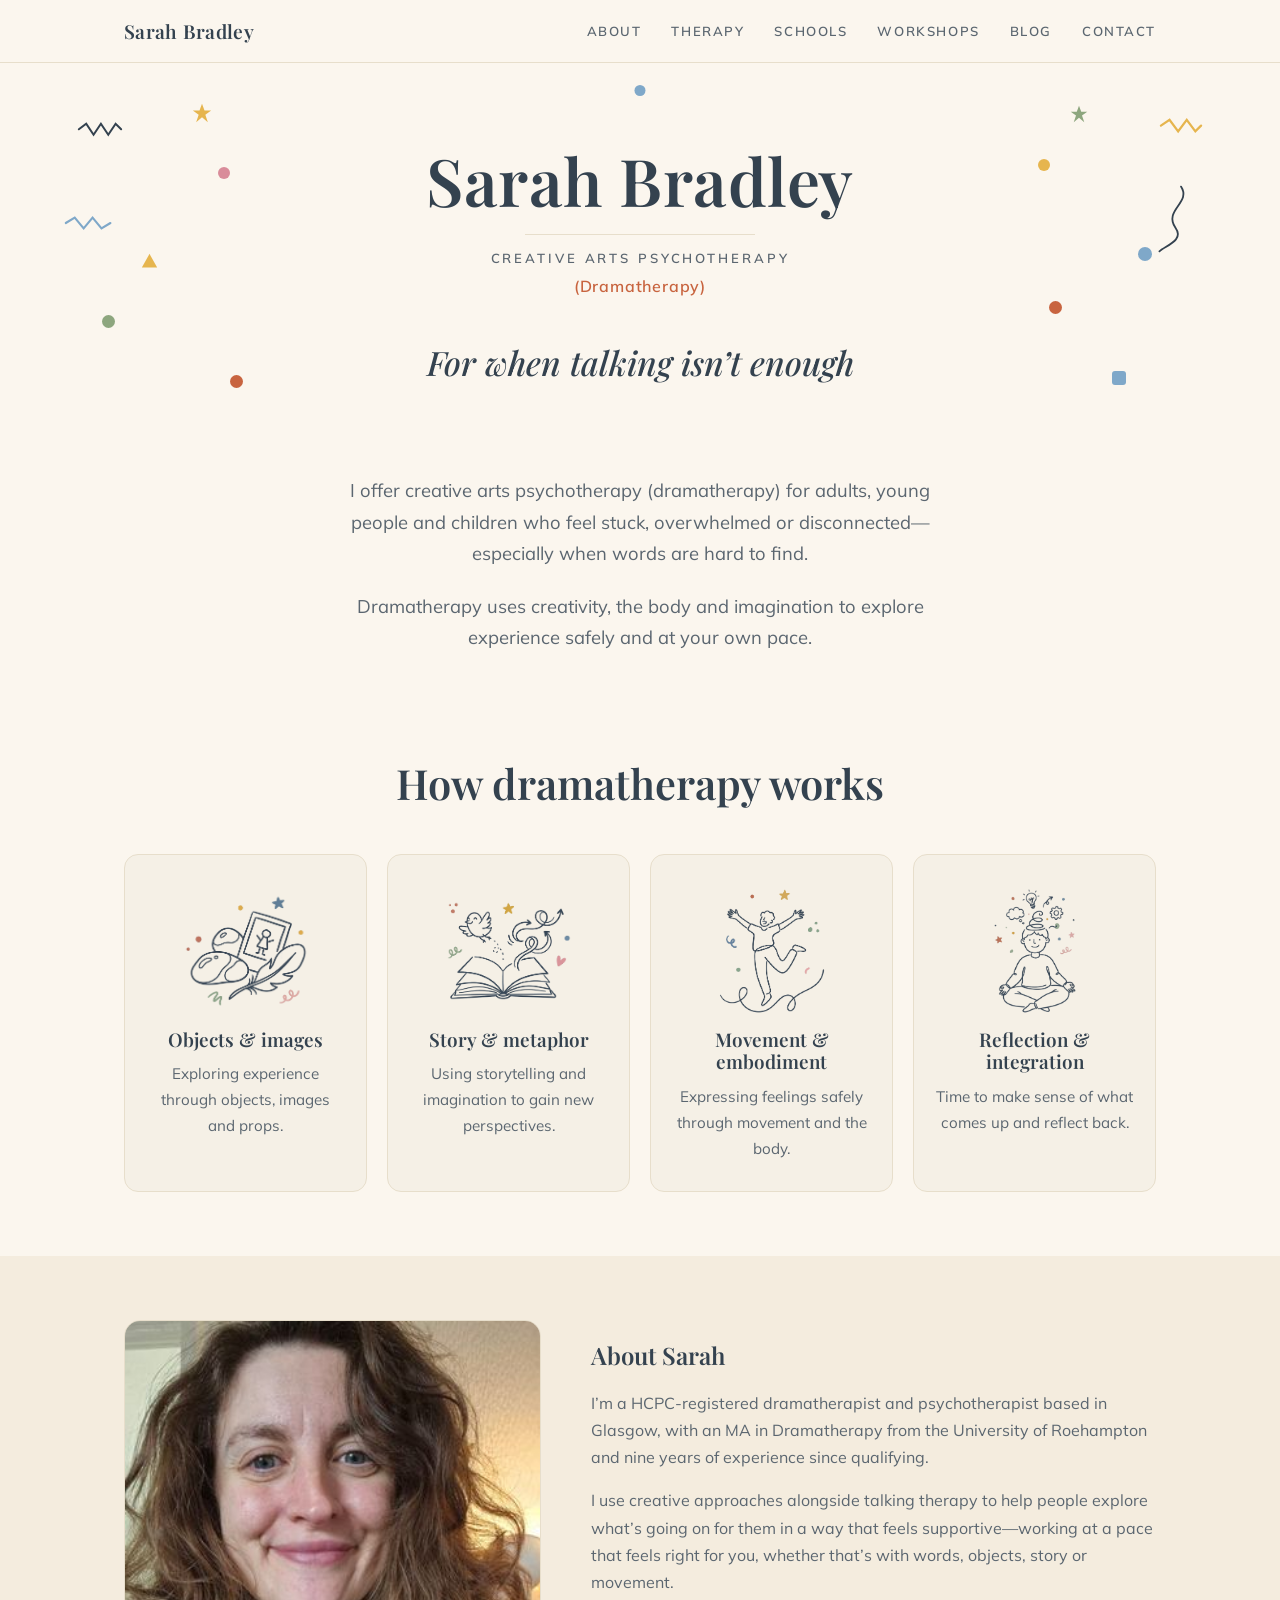
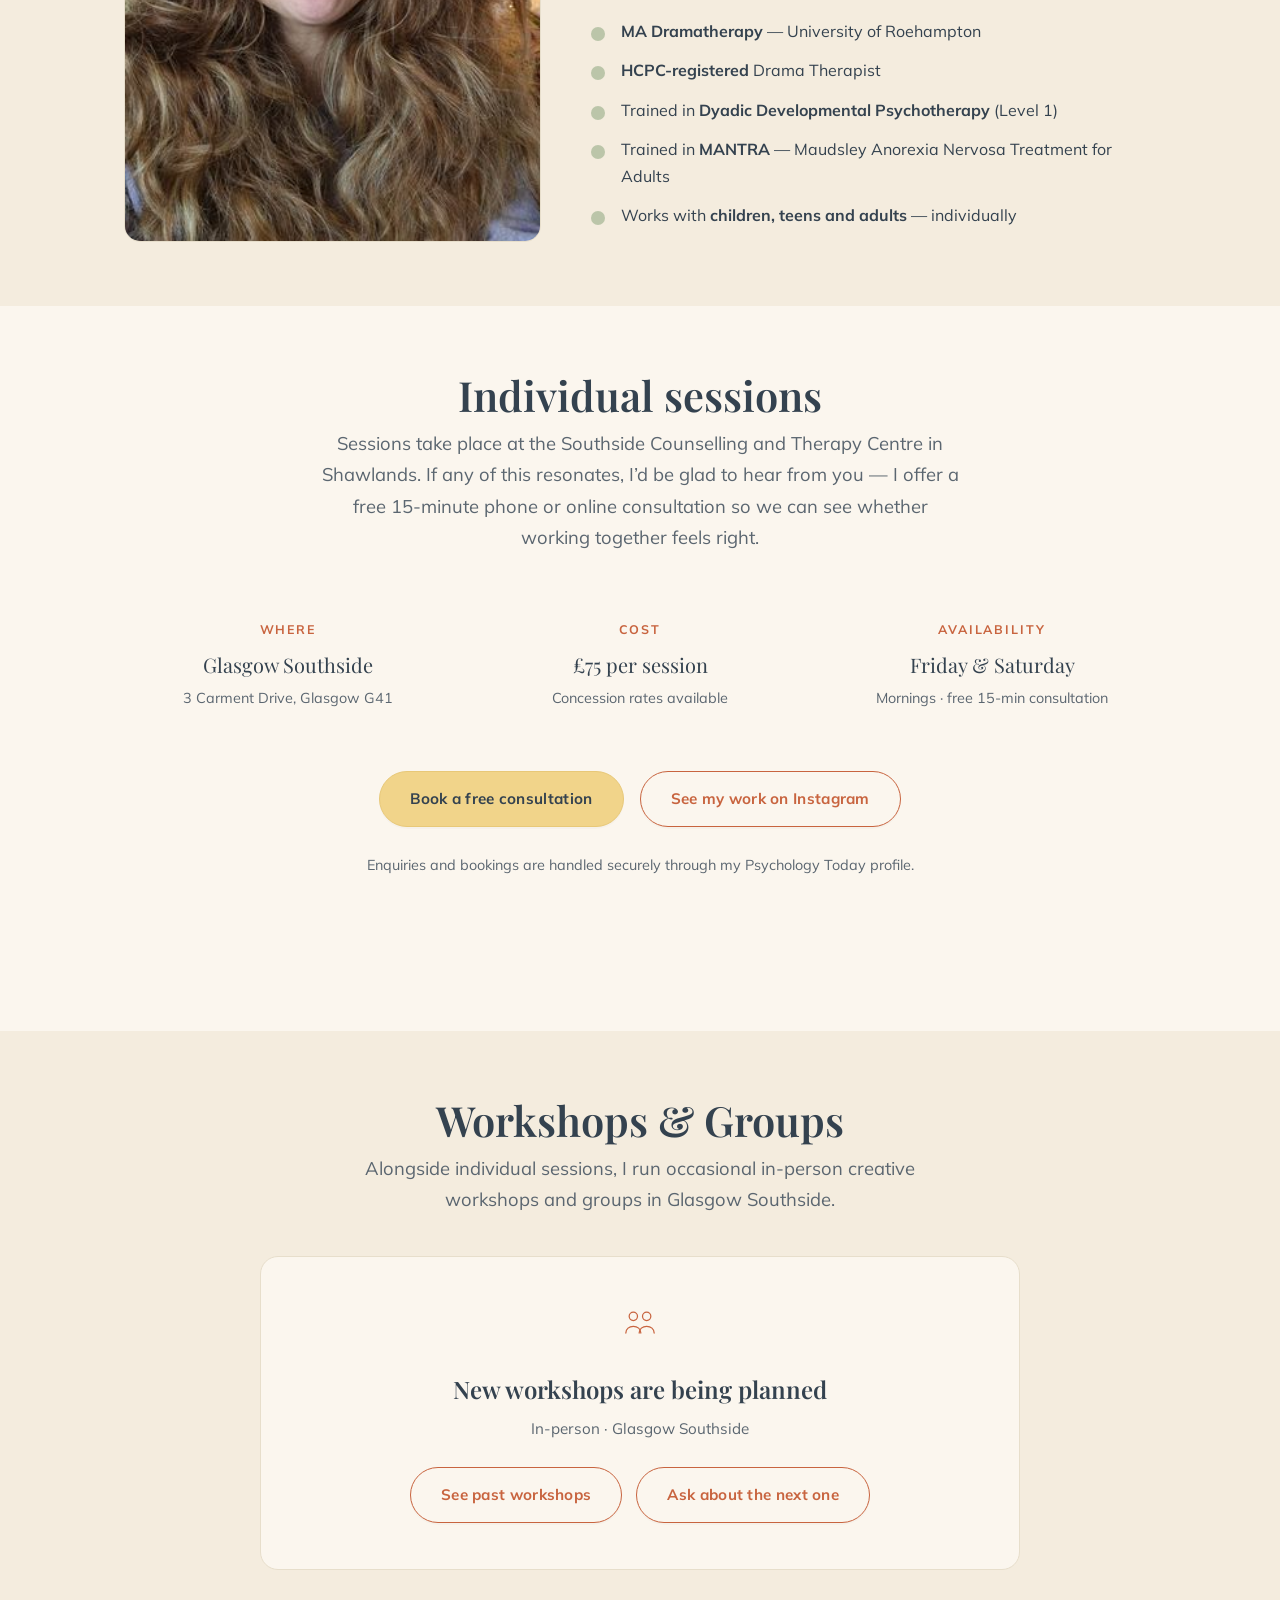
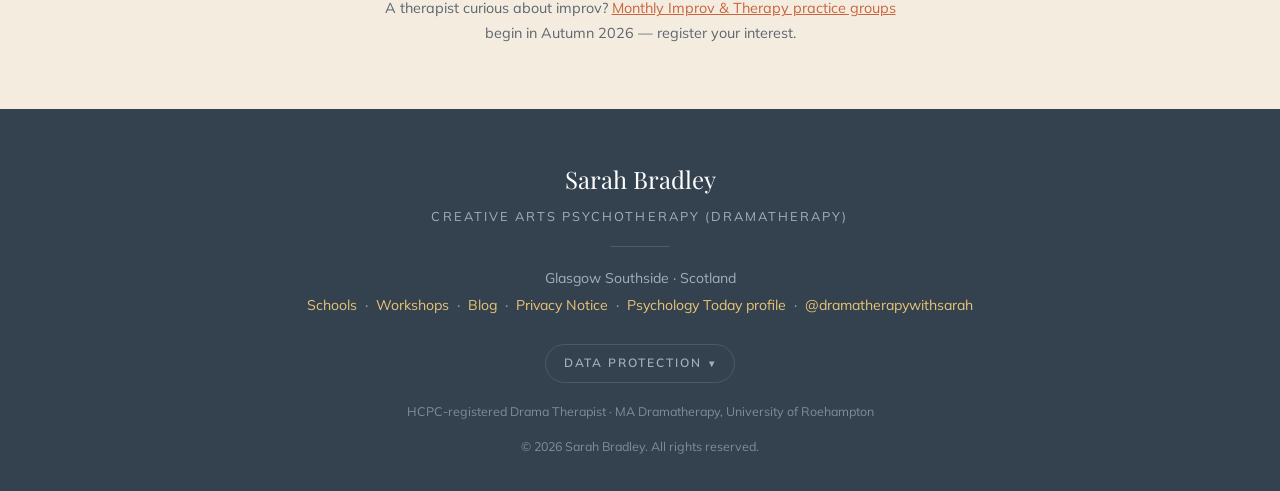
<file: index.html>
<!DOCTYPE html>
<html lang="en-GB">
<head>
<meta charset="UTF-8">
<meta name="viewport" content="width=device-width, initial-scale=1.0">
<title>Sarah Bradley — Creative Arts Psychotherapy (Dramatherapy) | Glasgow</title>
<meta name="description" content="Sarah Bradley offers creative arts psychotherapy (dramatherapy) in Glasgow Southside — for adults, teens and children who feel stuck, overwhelmed or disconnected, especially when words are hard to find.">
<meta name="theme-color" content="#FBF6EE">
<link rel="icon" href="favicon.svg" type="image/svg+xml">
<link rel="canonical" href="https://dramatherapywithsarah.co.uk/">

<!-- Open Graph / social preview -->
<meta property="og:type" content="website">
<meta property="og:url" content="https://dramatherapywithsarah.co.uk/">
<meta property="og:site_name" content="Dramatherapy with Sarah">
<meta property="og:title" content="Sarah Bradley — Creative Arts Psychotherapy (Dramatherapy)">
<meta property="og:description" content="For when talking isn't enough. Dramatherapy in Glasgow Southside.">
<meta property="og:image" content="https://dramatherapywithsarah.co.uk/img/sarah.jpg">
<meta property="og:locale" content="en_GB">
<meta name="twitter:card" content="summary_large_image">
<meta name="twitter:title" content="Sarah Bradley — Creative Arts Psychotherapy (Dramatherapy)">
<meta name="twitter:description" content="For when talking isn't enough. Dramatherapy in Glasgow Southside.">
<meta name="twitter:image" content="https://dramatherapywithsarah.co.uk/img/sarah.jpg">

<link rel="preconnect" href="https://fonts.googleapis.com">
<link rel="preconnect" href="https://fonts.gstatic.com" crossorigin>
<link href="https://fonts.googleapis.com/css2?family=Playfair+Display:wght@500;600;700&family=Mulish:wght@300;400;500;600;700&display=swap" rel="stylesheet">

<style>
  :root{
    --cream:        #FBF6EE;
    --cream-deep:   #F4ECDE;
    --card:         #F5F0E6;
    --card-line:    #E7DECB;
    --ink:          #34424F;
    --ink-soft:     #5B6670;
    --terracotta:   #C8643F;
    --mustard:      #E6B54E;
    --mustard-soft: #F1D48A;
    --sage:         #8DA67E;
    --blue:         #7FA8C9;
    --pink:         #D98C9A;
    --maxw: 1080px;
  }

  *{ box-sizing:border-box; }
  html{ scroll-behavior:smooth; }
  body{
    margin:0;
    font-family:'Mulish', -apple-system, BlinkMacSystemFont, 'Segoe UI', sans-serif;
    color:var(--ink);
    background:var(--cream);
    line-height:1.7;
    font-weight:400;
    -webkit-font-smoothing:antialiased;
    text-rendering:optimizeLegibility;
  }
  h1,h2,h3{ font-family:'Playfair Display', Georgia, serif; font-weight:600; color:var(--ink); line-height:1.2; }
  a{ color:var(--terracotta); }
  img{ max-width:100%; display:block; }
  .wrap{ max-width:var(--maxw); margin:0 auto; padding:0 24px; }
  .center{ text-align:center; }

  /* ---------- Nav ---------- */
  nav{
    position:sticky; top:0; z-index:50;
    background:rgba(251,246,238,.88);
    backdrop-filter:blur(8px);
    border-bottom:1px solid var(--card-line);
  }
  nav .wrap{ display:flex; align-items:center; justify-content:space-between; height:62px; }
  .nav-name{ font-family:'Playfair Display',serif; font-size:1.2rem; font-weight:600; letter-spacing:.3px; }
  .nav-links{ display:flex; gap:30px; align-items:center; }
  .nav-links a{
    color:var(--ink-soft); text-decoration:none; font-size:.82rem;
    letter-spacing:.12em; text-transform:uppercase; font-weight:600;
    transition:color .2s;
  }
  .nav-links a:hover{ color:var(--terracotta); }
  /* hamburger (mobile only) */
  .nav-toggle{ display:none; background:none; border:0; cursor:pointer; padding:6px; margin:-6px; }
  .nav-toggle span{ display:block; width:24px; height:2px; background:var(--ink); border-radius:2px; transition:transform .25s ease, opacity .2s ease; }
  .nav-toggle span + span{ margin-top:5px; }
  .nav-toggle.open span:nth-child(1){ transform:translateY(7px) rotate(45deg); }
  .nav-toggle.open span:nth-child(2){ opacity:0; }
  .nav-toggle.open span:nth-child(3){ transform:translateY(-7px) rotate(-45deg); }
  @media(max-width:680px){
    .nav-toggle{ display:block; }
    .nav-links{
      position:absolute; top:62px; left:0; right:0;
      flex-direction:column; gap:0; align-items:stretch;
      background:var(--cream); border-bottom:1px solid var(--card-line);
      box-shadow:0 10px 20px rgba(52,66,79,.06);
      max-height:0; overflow:hidden; transition:max-height .3s ease;
    }
    .nav-links.open{ max-height:480px; }
    .nav-links a{ padding:15px 24px; text-align:center; font-size:.9rem; border-top:1px solid var(--card-line); }
  }

  /* ---------- Buttons ---------- */
  .btn{
    display:inline-block; background:var(--mustard-soft); color:var(--ink);
    padding:14px 30px; border-radius:40px; text-decoration:none;
    font-weight:700; font-size:.95rem; letter-spacing:.02em;
    border:1px solid #e8c878;
    transition:transform .15s ease, box-shadow .2s ease, background .2s;
    box-shadow:0 2px 0 rgba(0,0,0,.02);
  }
  .btn:hover{ transform:translateY(-2px); box-shadow:0 8px 22px rgba(200,100,63,.18); background:#efce7d; }
  .btn-outline{
    background:transparent; border:1.5px solid var(--terracotta); color:var(--terracotta);
  }
  .btn-outline:hover{ background:var(--terracotta); color:#fff; }

  /* ---------- Hero ---------- */
  header.hero{ position:relative; overflow:hidden; padding:78px 0 30px; }
  .hero-inner{ position:relative; max-width:760px; margin:0 auto; padding:0 24px; text-align:center; z-index:2; }
  .hero h1{ font-size:clamp(2.6rem, 7vw, 4.1rem); margin:0; letter-spacing:.5px; }
  .hero .rule{ width:230px; height:1px; background:var(--card-line); margin:14px auto 12px; }
  .hero .subtitle{
    font-size:.82rem; letter-spacing:.22em; text-transform:uppercase;
    color:var(--ink-soft); font-weight:600;
  }
  .hero .paren{ color:var(--terracotta); letter-spacing:.05em; text-transform:none; font-size:1rem; margin-top:4px; }
  .hero .tagline{
    font-family:'Playfair Display',serif; font-size:clamp(1.5rem,4vw,2.1rem);
    font-style:italic; color:var(--ink); margin:34px 0 0; font-weight:500;
  }

  /* confetti */
  .confetti{ position:absolute; inset:0; z-index:1; pointer-events:none; }
  .confetti span, .confetti svg{ position:absolute; display:block; }
  .dot{ border-radius:50%; }
  @media(max-width:680px){ .confetti .hide-sm{ display:none; } }

  /* ---------- Sections ---------- */
  section{ padding:64px 0; }
  .section-title{ text-align:center; font-size:clamp(1.9rem,4.5vw,2.6rem); margin:0 0 8px; }
  .lead{
    max-width:640px; margin:0 auto; text-align:center; font-size:1.15rem;
    color:var(--ink-soft);
  }
  .lead + .lead{ margin-top:22px; }

  /* intro band */
  .intro{ padding:54px 0 40px; }

  /* ---------- How it works cards ---------- */
  .cards{ display:grid; grid-template-columns:repeat(4,1fr); gap:20px; margin-top:46px; }
  @media(max-width:880px){ .cards{ grid-template-columns:repeat(2,1fr); } }
  @media(max-width:460px){ .cards{ grid-template-columns:1fr; } }
  .card{
    background:var(--card); border:1px solid var(--card-line);
    border-radius:14px; padding:30px 22px; text-align:center;
    transition:transform .2s ease, box-shadow .25s ease;
  }
  .card:hover{ transform:translateY(-4px); box-shadow:0 14px 30px rgba(52,66,79,.07); }
  .card .icon{ height:132px; display:flex; align-items:center; justify-content:center; margin-bottom:12px; }
  .card .icon img{ height:132px; width:auto; object-fit:contain; }
  .card h3{ font-size:1.18rem; margin:0 0 10px; }
  .card p{ margin:0; font-size:.95rem; color:var(--ink-soft); }

  /* ---------- About ---------- */
  .about{ background:var(--cream-deep); }
  .about-grid{ display:grid; grid-template-columns:0.85fr 1.15fr; gap:50px; align-items:center; }
  @media(max-width:820px){ .about-grid{ grid-template-columns:1fr; gap:32px; } }
  .portrait{
    aspect-ratio:4/5; border-radius:16px; overflow:hidden;
    background:linear-gradient(150deg,#e9dfce,#d9cbb4);
    border:1px solid var(--card-line);
    display:flex; align-items:flex-end; justify-content:center;
    position:relative;
  }
  .portrait img{ width:100%; height:100%; object-fit:cover; }
  .portrait .ph{
    position:absolute; inset:0; display:flex; flex-direction:column;
    align-items:center; justify-content:center; color:#a08e72;
    font-size:.85rem; letter-spacing:.04em; text-align:center; padding:20px;
  }
  .about h2{ text-align:left; }
  .about p{ color:var(--ink-soft); }
  .creds{ list-style:none; padding:0; margin:22px 0 0; }
  .creds li{ position:relative; padding-left:30px; margin-bottom:12px; color:var(--ink); }
  .creds li::before{
    content:""; position:absolute; left:0; top:9px; width:14px; height:14px;
    border-radius:50%; background:var(--sage); opacity:.55;
  }
  .creds li b{ font-weight:700; }

  /* ---------- Workshops ---------- */
  .workshops{ position:relative; overflow:hidden; background:var(--cream-deep); }
  .ws-card{
    background:var(--cream); border:1px solid var(--card-line);
    border-radius:18px; padding:46px 40px; max-width:760px; margin:40px auto 0; text-align:center;
  }
  .ws-card .ws-title{
    font-family:'Playfair Display',serif; font-size:1.5rem; color:var(--ink);
    margin:18px 0 6px; font-weight:600;
  }
  .ws-card .ws-where{ color:var(--ink-soft); font-size:.95rem; }
  .ws-card .ws-eyebrow{ font-size:.75rem; letter-spacing:.18em; text-transform:uppercase; color:var(--terracotta); font-weight:700; margin-bottom:14px; }
  .ws-card .ws-desc{ color:var(--ink-soft); font-size:.98rem; max-width:520px; margin:16px auto 0; }
  .ws-card .ws-actions{ margin-top:26px; display:flex; gap:14px; justify-content:center; flex-wrap:wrap; }
  .ws-note{ text-align:center; font-size:.9rem; color:var(--ink-soft); margin:26px auto 0; max-width:520px; }

  /* ---------- Practical info strip ---------- */
  .facts{ display:grid; grid-template-columns:repeat(3,1fr); gap:24px; margin-top:46px; }
  @media(max-width:760px){ .facts{ grid-template-columns:1fr; gap:14px; } }
  .fact{ text-align:center; padding:24px 18px; }
  .fact .fk{ font-size:.78rem; letter-spacing:.16em; text-transform:uppercase; color:var(--terracotta); font-weight:700; margin-bottom:8px; }
  .fact .fv{ font-family:'Playfair Display',serif; font-size:1.25rem; color:var(--ink); }
  .fact .fsub{ font-size:.9rem; color:var(--ink-soft); margin-top:4px; }

  /* ---------- Sessions & booking ---------- */
  .sessions{ text-align:center; }
  .sessions .facts{ margin:42px 0 36px; }
  .contact-actions{ display:flex; gap:16px; justify-content:center; flex-wrap:wrap; }
  .note{ font-size:.9rem; color:var(--ink-soft); margin-top:26px; }
  .pt-seal{ display:flex; justify-content:center; margin-top:26px; min-height:64px; }

  /* ---------- Newsletter ---------- */
  .newsletter{ padding:56px 0; text-align:center; }
  .newsletter h2{ font-size:1.7rem; margin:0 0 10px; }
  .newsletter .nl-sub{ color:var(--ink-soft); max-width:520px; margin:0 auto 26px; }
  .nl-form{ display:flex; gap:10px; justify-content:center; flex-wrap:wrap; }
  .nl-form input[type=email]{
    width:min(340px, 100%); padding:13px 20px; border-radius:40px;
    border:1px solid var(--card-line); background:#fff; font:inherit;
    font-size:.95rem; color:var(--ink);
  }
  .nl-form input[type=email]:focus{ outline:2px solid var(--mustard); border-color:var(--mustard); }
  .nl-form .btn{ font-family:inherit; cursor:pointer; }
  .nl-note{ font-size:.8rem; color:var(--ink-soft); margin-top:16px; }

  /* ---------- Data protection (footer disclosure) ---------- */
  .dp{ max-width:620px; margin:26px auto 0; }
  .dp summary{
    display:inline-flex; align-items:center; gap:8px; cursor:pointer;
    list-style:none; -webkit-user-select:none; user-select:none;
    font-size:.75rem; letter-spacing:.16em; text-transform:uppercase; font-weight:600;
    color:#9fb0bd; padding:8px 18px; border:1px solid #4a5a68; border-radius:30px;
    transition:color .2s, border-color .2s;
  }
  .dp summary::-webkit-details-marker{ display:none; }
  .dp summary::after{ content:"\25BE"; font-size:.85em; transition:transform .25s ease; }
  .dp[open] summary::after{ transform:rotate(180deg); }
  .dp summary:hover{ color:#e9c477; border-color:#e9c477; }
  .dp .dp-card{
    margin-top:16px; text-align:left;
    background:rgba(255,255,255,.05); border:1px solid #4a5a68; border-radius:12px;
    padding:20px 24px;
  }
  .dp .dp-card p{ font-size:.85rem; color:#b9c4cd; margin:0 0 12px; line-height:1.8; }
  .dp .dp-card p:last-child{ margin-bottom:0; }

  /* ---------- Footer ---------- */
  footer{ background:var(--ink); color:#d8dee4; padding:50px 0 34px; text-align:center; }
  footer .fname{ font-family:'Playfair Display',serif; font-size:1.5rem; color:#fff; }
  footer .ftitle{ font-size:.8rem; letter-spacing:.16em; text-transform:uppercase; color:#9fb0bd; margin-top:6px; }
  footer .frule{ width:60px; height:1px; background:#4a5a68; margin:18px auto; }
  footer .fmeta{ font-size:.88rem; color:#9fb0bd; line-height:1.9; }
  footer a{ color:#e9c477; text-decoration:none; }
  footer a:hover{ text-decoration:underline; }
  footer .hcpc{ font-size:.78rem; color:#7d8d9a; margin-top:18px; }
</style>
</head>

<body>

<!-- ============ NAV ============ -->
<nav>
  <div class="wrap">
    <span class="nav-name">Sarah Bradley</span>
    <button class="nav-toggle" id="navToggle" aria-label="Toggle menu" aria-expanded="false" aria-controls="navLinks">
      <span></span><span></span><span></span>
    </button>
    <div class="nav-links" id="navLinks">
      <a href="#about">About</a>
      <a href="#therapy">Therapy</a>
      <a href="/schools/">Schools</a>
      <a href="/workshops/">Workshops</a>
      <a href="/blog/">Blog</a>
      <a href="#contact">Contact</a>
    </div>
  </div>
</nav>

<!-- ============ HERO ============ -->
<header class="hero">
  <div class="confetti" aria-hidden="true">
    <!-- scattered hand-drawn marks, muted palette — balanced left/right -->

    <!-- LEFT side -->
    <svg class="hide-sm" style="left:6%;  top:58px;  width:46px;" viewBox="0 0 50 18"><path d="M2 9 L10 3 L18 15 L26 3 L34 15 L42 3 L48 9" fill="none" stroke="#34424F" stroke-width="2.2" stroke-linecap="round"/></svg>
    <svg style="left:15%; top:40px; width:20px;" viewBox="0 0 24 24"><path d="M12 1 L15 9 L23 9 L16 14 L19 23 L12 17 L5 23 L8 14 L1 9 L9 9 Z" fill="#E6B54E"/></svg>
    <span class="hide-sm" style="left:17%; top:104px; width:12px; height:12px; border-radius:50%; background:var(--pink);"></span>
    <svg class="hide-sm" style="left:5%;  top:152px; width:50px;" viewBox="0 0 56 18"><path d="M2 9 L12 3 L22 15 L32 3 L42 15 L52 9" fill="none" stroke="#7FA8C9" stroke-width="2.4" stroke-linecap="round"/></svg>
    <svg class="hide-sm" style="left:11%; top:190px; width:17px;" viewBox="0 0 20 18"><path d="M10 1 L19 17 L1 17 Z" fill="#E6B54E"/></svg>
    <span class="hide-sm" style="left:8%;  top:252px; width:13px; height:13px; border-radius:50%; background:var(--sage);"></span>
    <span style="left:18%; top:312px; width:13px; height:13px; border-radius:50%; background:var(--terracotta);"></span>

    <!-- RIGHT side -->
    <svg class="hide-sm" style="right:6%;  top:54px;  width:44px;" viewBox="0 0 46 18"><path d="M2 9 L11 3 L20 15 L29 3 L38 15 L44 9" fill="none" stroke="#E6B54E" stroke-width="2.4" stroke-linecap="round"/></svg>
    <svg style="right:15%; top:42px; width:18px;" viewBox="0 0 24 24"><path d="M12 1 L15 9 L23 9 L16 14 L19 23 L12 17 L5 23 L8 14 L1 9 L9 9 Z" fill="#8DA67E"/></svg>
    <span class="hide-sm" style="right:18%; top:96px; width:12px; height:12px; border-radius:50%; background:var(--mustard);"></span>
    <svg class="hide-sm" style="right:7%; top:120px; width:36px;" viewBox="0 0 40 80"><path d="M30 4 C 42 22, 10 30, 24 50 C 34 64, 12 70, 6 76" fill="none" stroke="#34424F" stroke-width="2" stroke-linecap="round"/></svg>
    <span class="hide-sm" style="right:10%; top:184px; width:14px; height:14px; border-radius:50%; background:var(--blue);"></span>
    <span style="right:17%; top:238px; width:13px; height:13px; border-radius:50%; background:var(--terracotta);"></span>
    <span class="hide-sm" style="right:12%; top:308px; width:14px; height:14px; border-radius:3px; background:var(--blue);"></span>

    <!-- TOP centre + BOTTOM swoosh -->
    <span style="left:50%; top:22px; width:11px; height:11px; border-radius:50%; background:var(--blue); transform:translateX(-50%);"></span>
    <svg style="left:50%; top:360px; width:120px; transform:translateX(-50%);" viewBox="0 0 120 20"><path d="M4 10 C 30 -2, 90 22, 116 8" fill="none" stroke="#34424F" stroke-width="1.6" stroke-linecap="round"/></svg>
  </div>

  <div class="hero-inner">
    <h1>Sarah Bradley</h1>
    <div class="rule"></div>
    <div class="subtitle">Creative Arts Psychotherapy</div>
    <div class="subtitle paren">(Dramatherapy)</div>
    <p class="tagline">For when talking isn&rsquo;t enough</p>
  </div>
</header>

<!-- ============ INTRO ============ -->
<section class="intro" id="intro">
  <div class="wrap">
    <p class="lead">
      I offer creative arts psychotherapy (dramatherapy) for adults, young people and
      children who feel stuck, overwhelmed or disconnected&mdash;especially when words are hard to find.
    </p>
    <p class="lead">
      Dramatherapy uses creativity, the body and imagination to explore experience
      safely and at your own pace.
    </p>
  </div>
</section>

<!-- ============ HOW IT WORKS ============ -->
<section id="therapy">
  <div class="wrap">
    <h2 class="section-title">How dramatherapy works</h2>
    <div class="cards">

      <div class="card">
        <div class="icon">
          <img src="img/objects.png" alt="Hand-drawn line illustration of pebbles, a framed picture and a feather" loading="lazy">
        </div>
        <h3>Objects &amp; images</h3>
        <p>Exploring experience through objects, images and props.</p>
      </div>

      <div class="card">
        <div class="icon">
          <img src="img/story.png" alt="Hand-drawn line illustration of an open book with a bird rising from the pages" loading="lazy">
        </div>
        <h3>Story &amp; metaphor</h3>
        <p>Using storytelling and imagination to gain new perspectives.</p>
      </div>

      <div class="card">
        <div class="icon">
          <img src="img/movement.png" alt="Hand-drawn line illustration of a figure dancing in open expressive movement" loading="lazy">
        </div>
        <h3>Movement &amp; embodiment</h3>
        <p>Expressing feelings safely through movement and the body.</p>
      </div>

      <div class="card">
        <div class="icon">
          <img src="img/reflection.png" alt="Hand-drawn line illustration of a seated person with a reflective spiral thought above" loading="lazy">
        </div>
        <h3>Reflection &amp; integration</h3>
        <p>Time to make sense of what comes up and reflect back.</p>
      </div>

    </div>
  </div>
</section>

<!-- ============ ABOUT ============ -->
<section class="about" id="about">
  <div class="wrap">
    <div class="about-grid">
      <div class="portrait">
        <img src="img/sarah.jpg" alt="Sarah Bradley, dramatherapist" loading="lazy">
      </div>

      <div>
        <h2>About Sarah</h2>
        <p>
          I&rsquo;m a HCPC-registered dramatherapist and psychotherapist based in Glasgow,
          with an MA in Dramatherapy from the University of Roehampton and nine years of
          experience since qualifying.
        </p>
        <p>
          I use creative approaches alongside talking therapy to help people explore what&rsquo;s
          going on for them in a way that feels supportive&mdash;working at a pace that feels
          right for you, whether that&rsquo;s with words, objects, story or movement.
        </p>
        <ul class="creds">
          <li><b>MA Dramatherapy</b> &mdash; University of Roehampton</li>
          <li><b>HCPC-registered</b> Drama Therapist</li>
          <li>Trained in <b>Dyadic Developmental Psychotherapy</b> (Level 1)</li>
          <li>Trained in <b>MANTRA</b> &mdash; Maudsley Anorexia Nervosa Treatment for Adults</li>
          <li>Works with <b>children, teens and adults</b> &mdash; individually</li>
        </ul>
      </div>
    </div>
  </div>
</section>

<!-- ============ SESSIONS & BOOKING ============ -->
<section class="sessions" id="contact">
  <div class="wrap">
    <h2 class="section-title">Individual sessions</h2>
    <p class="lead">
      Sessions take place at the Southside Counselling and Therapy Centre in Shawlands.
      If any of this resonates, I&rsquo;d be glad to hear from you &mdash; I offer a free
      15-minute phone or online consultation so we can see whether working together feels right.
    </p>
    <div class="facts">
      <div class="fact">
        <div class="fk">Where</div>
        <div class="fv">Glasgow Southside</div>
        <div class="fsub">3 Carment Drive, Glasgow G41</div>
      </div>
      <div class="fact">
        <div class="fk">Cost</div>
        <div class="fv">&pound;75 per session</div>
        <div class="fsub">Concession rates available</div>
      </div>
      <div class="fact">
        <div class="fk">Availability</div>
        <div class="fv">Friday &amp; Saturday</div>
        <div class="fsub">Mornings &middot; free 15-min consultation</div>
      </div>
    </div>
    <div class="contact-actions">
      <a class="btn" href="https://www.psychologytoday.com/gb/counselling/sarah-bradley-glasgow/1668733" target="_blank" rel="noopener">Book a free consultation</a>
      <a class="btn btn-outline" href="https://www.instagram.com/dramatherapywithsarah" target="_blank" rel="noopener">See my work on Instagram</a>
    </div>
    <p class="note">Enquiries and bookings are handled securely through my Psychology Today profile.</p>
    <div class="pt-seal">
      <!-- Professional verification provided by Psychology Today -->
      <a href="https://www.psychologytoday.com/profile/1668733" class="sx-verified-seal"></a>
      <script type="text/javascript" src="https://member.psychologytoday.com/verified-seal.js" data-badge="13" data-id="1668733" data-code="aHR0cHM6Ly93d3cucHN5Y2hvbG9neXRvZGF5LmNvbS9hcGkvdmVyaWZpZWQtc2VhbC9zZWFscy8xMy9wcm9maWxlLzE2Njg3MzM/Y2FsbGJhY2s9c3hjYWxsYmFjaw=="></script>
      <!-- End Verification -->
    </div>
  </div>
</section>

<!-- ============ WORKSHOPS ============ -->
<section class="workshops" id="workshops">
  <div class="wrap">
    <h2 class="section-title">Workshops &amp; Groups</h2>
    <p class="lead">Alongside individual sessions, I run occasional in-person creative workshops and groups in Glasgow Southside.</p>

    <!-- Featured next workshop — update data-end + details when a new one is scheduled.
         If the date has passed, the generic card below is shown instead. -->
    <div class="ws-card" id="wsNext" data-end="2026-09-20T15:00:00+01:00">
      <div class="ws-eyebrow">Next workshop</div>
      <div class="ws-title">In the Waiting</div>
      <div class="ws-where">Sun 20 September 2026 &middot; 1&ndash;3pm &middot; Southside Counselling &amp; Therapy Centre, Glasgow</div>
      <p class="ws-desc">
        A gentle, creative workshop for anyone navigating infertility, fertility treatment,
        IVF or pregnancy loss &mdash; somewhere to pause and put some of it down for a while.
      </p>
      <div class="ws-actions">
        <a class="btn" href="https://www.tickettailor.com/events/dramatherapywithsarah/2323404" target="_blank" rel="noopener">Book tickets</a>
        <a class="btn btn-outline" href="/workshops/">All workshops</a>
      </div>
    </div>

    <div class="ws-card" id="wsFallback" hidden>
      <svg width="40" height="40" viewBox="0 0 48 48" fill="none" stroke="#C8643F" stroke-width="1.5" style="margin:0 auto;">
        <circle cx="16" cy="16" r="5"/><circle cx="32" cy="16" r="5"/>
        <path d="M7 36 c0-5 4-8 9-8s9 3 9 8 M23 36 c0-5 4-8 9-8s9 3 9 8" stroke-linecap="round"/>
      </svg>
      <div class="ws-title">New workshops are being planned</div>
      <div class="ws-where">In-person &middot; Glasgow Southside</div>
      <div class="ws-actions">
        <a class="btn btn-outline" href="/workshops/">See past workshops</a>
        <a class="btn btn-outline" href="#contact">Ask about the next one</a>
      </div>
    </div>

    <p class="ws-note">
      A therapist curious about improv? <a href="/workshops/#improv-therapy">Monthly Improv &amp;
      Therapy practice groups</a> begin in Autumn 2026 &mdash; register your interest.
    </p>
  </div>
</section>

<!-- ============ NEWSLETTER ============
     Hidden 2026-07-28 pending choice of newsletter service (MailerLite planned).
     To re-enable: remove style="display:none" below and rewire the form action. -->
<section class="newsletter" id="newsletter" style="display:none" hidden>
  <div class="wrap">
    <h2>Join my newsletter</h2>
    <p class="nl-sub">Occasional reflections, workshop dates and news &mdash; a few emails a year, no spam.</p>
    <form class="nl-form" name="newsletter" method="POST" action="/thanks/" data-netlify="true" netlify-honeypot="bot-field">
      <input type="hidden" name="form-name" value="newsletter">
      <p style="display:none;"><label>Don&rsquo;t fill this in: <input name="bot-field"></label></p>
      <input type="email" name="email" placeholder="Your email address" required aria-label="Email address">
      <button class="btn" type="submit">Sign up</button>
    </form>
    <p class="nl-note">Your email is only used to send the newsletter &mdash; unsubscribe anytime. See my <a href="/privacy/">Privacy Notice</a>.</p>
  </div>
</section>

<!-- ============ FOOTER ============ -->
<footer>
  <div class="wrap">
    <div class="fname">Sarah Bradley</div>
    <div class="ftitle">Creative Arts Psychotherapy (Dramatherapy)</div>
    <div class="frule"></div>
    <div class="fmeta">
      Glasgow Southside &middot; Scotland<br>
      <a href="/schools/">Schools</a>
      &nbsp;&middot;&nbsp;
      <a href="/workshops/">Workshops</a>
      &nbsp;&middot;&nbsp;
      <a href="/blog/">Blog</a>
      &nbsp;&middot;&nbsp;
      <a href="/privacy/">Privacy Notice</a>
      &nbsp;&middot;&nbsp;
      <a href="https://www.psychologytoday.com/gb/counselling/sarah-bradley-glasgow/1668733" target="_blank" rel="noopener">Psychology Today profile</a>
      &nbsp;&middot;&nbsp;
      <a href="https://www.instagram.com/dramatherapywithsarah" target="_blank" rel="noopener">@dramatherapywithsarah</a>
    </div>
    <details class="dp" id="data-protection">
      <summary>Data Protection</summary>
      <div class="dp-card">
        <p>
          If you have any concerns about how I have collected, used, stored or shared your
          personal information, please contact me in the first instance using the contact
          details provided in this <a href="/privacy/">Privacy Notice</a>. I take data
          protection concerns seriously and will investigate your complaint fairly and promptly.
        </p>
        <p>
          I will acknowledge receipt of your complaint within 30 days and keep you informed
          of the progress of my investigation where appropriate. Once my investigation is
          complete, I will explain the outcome and any action I have taken.
        </p>
        <p>
          If you remain dissatisfied with my response, you have the right to raise your
          concerns with the Information Commissioner&rsquo;s Office (ICO), the UK&rsquo;s independent
          authority for data protection. Details of how to contact the ICO are available on
          its website at <a href="https://www.ico.org.uk" target="_blank" rel="noopener">www.ico.org.uk</a>.
        </p>
      </div>
    </details>
    <div class="hcpc">HCPC-registered Drama Therapist &middot; MA Dramatherapy, University of Roehampton</div>
    <div class="hcpc" style="margin-top:14px;">&copy; <span id="yr"></span> Sarah Bradley. All rights reserved.</div>
  </div>
</footer>

<script>
  document.getElementById('yr').textContent = new Date().getFullYear();
  // Swap the featured workshop for the generic card once its date has passed.
  (function(){
    var n = document.getElementById('wsNext'), f = document.getElementById('wsFallback');
    if(n && f && new Date(n.dataset.end) < new Date()){ n.hidden = true; f.hidden = false; }
  })();
  (function(){
    var t = document.getElementById('navToggle'), n = document.getElementById('navLinks');
    if(!t || !n) return;
    t.addEventListener('click', function(){
      var open = n.classList.toggle('open');
      t.classList.toggle('open', open);
      t.setAttribute('aria-expanded', open);
    });
    n.querySelectorAll('a').forEach(function(a){
      a.addEventListener('click', function(){
        n.classList.remove('open'); t.classList.remove('open'); t.setAttribute('aria-expanded','false');
      });
    });
  })();
</script>
</body>
</html>
</file>
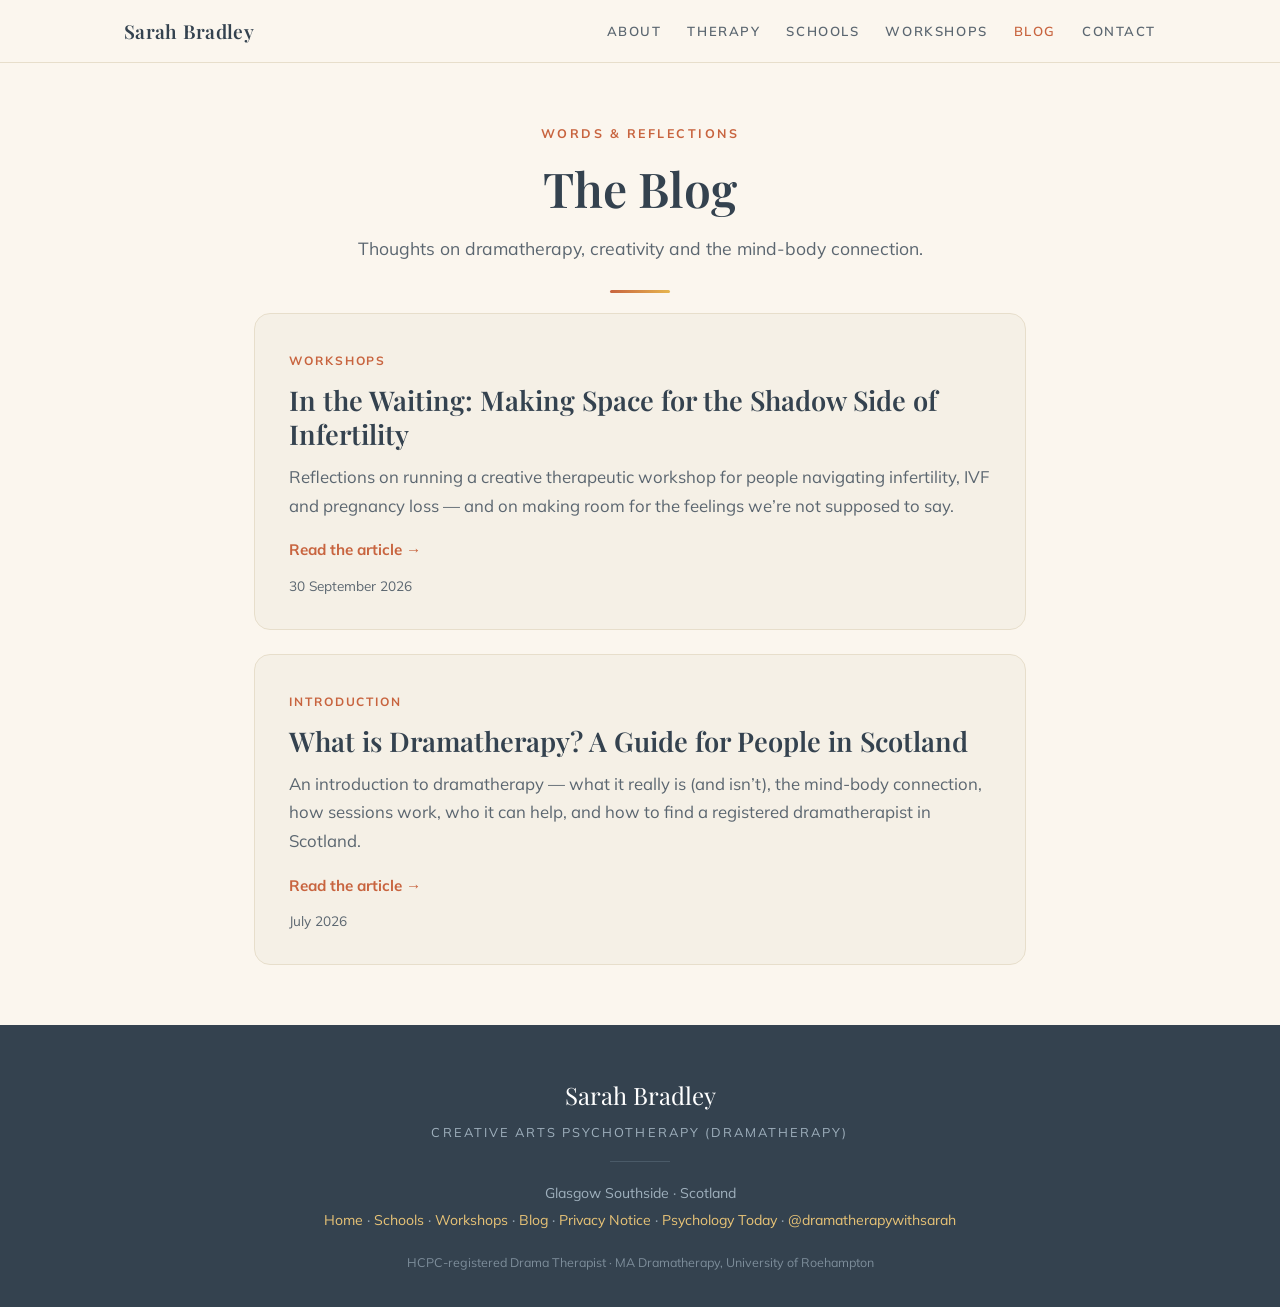
<file: blog/index.html>
<!DOCTYPE html>
<html lang="en-GB">
<head>
<meta charset="UTF-8">
<meta name="viewport" content="width=device-width, initial-scale=1.0">
<title>Blog | Sarah Bradley — Creative Arts Psychotherapy (Dramatherapy)</title>
<meta name="description" content="Words and reflections on dramatherapy, creative arts psychotherapy and the mind-body connection, from Sarah Bradley in Glasgow.">
<meta name="theme-color" content="#FBF6EE">
<link rel="icon" href="/favicon.svg" type="image/svg+xml">
<link rel="canonical" href="https://dramatherapywithsarah.co.uk/blog/">

<meta property="og:type" content="website">
<meta property="og:url" content="https://dramatherapywithsarah.co.uk/blog/">
<meta property="og:site_name" content="Dramatherapy with Sarah">
<meta property="og:title" content="Blog — Sarah Bradley, Dramatherapy">
<meta property="og:description" content="Words and reflections on dramatherapy and the mind-body connection.">
<meta property="og:locale" content="en_GB">

<link rel="preconnect" href="https://fonts.googleapis.com">
<link rel="preconnect" href="https://fonts.gstatic.com" crossorigin>
<link href="https://fonts.googleapis.com/css2?family=Playfair+Display:wght@500;600;700&family=Mulish:wght@300;400;500;600;700&display=swap" rel="stylesheet">
<link rel="stylesheet" href="/assets/blog.css">
</head>

<body>

<!-- ============ NAV ============ -->
<nav>
  <div class="wrap">
    <a class="nav-name" href="/">Sarah Bradley</a>
    <button class="nav-toggle" id="navToggle" aria-label="Toggle menu" aria-expanded="false" aria-controls="navLinks">
      <span></span><span></span><span></span>
    </button>
    <div class="nav-links" id="navLinks">
      <a href="/#about">About</a>
      <a href="/#therapy">Therapy</a>
      <a href="/schools/">Schools</a>
      <a href="/workshops/">Workshops</a>
      <a href="/blog/" class="active">Blog</a>
      <a href="/#contact">Contact</a>
    </div>
  </div>
</nav>

<!-- ============ HEADER ============ -->
<header class="blog-head">
  <div class="wrap">
    <div class="eyebrow">Words &amp; reflections</div>
    <h1>The Blog</h1>
    <p class="sub">Thoughts on dramatherapy, creativity and the mind-body connection.</p>
    <div class="dot-rule"></div>
  </div>
</header>

<!-- ============ POST LIST ============ -->
<main class="post-list">

  <a class="post-card" href="/blog/in-the-waiting">
    <span class="cat">Workshops</span>
    <h2>In the Waiting: Making Space for the Shadow Side of Infertility</h2>
    <p>
      Reflections on running a creative therapeutic workshop for people navigating infertility,
      IVF and pregnancy loss &mdash; and on making room for the feelings we&rsquo;re not
      supposed to say.
    </p>
    <span class="more">Read the article &rarr;</span>
    <div class="pdate">30 September 2026</div>
  </a>

  <a class="post-card" href="/blog/what-is-dramatherapy">
    <span class="cat">Introduction</span>
    <h2>What is Dramatherapy? A Guide for People in Scotland</h2>
    <p>
      An introduction to dramatherapy &mdash; what it really is (and isn&rsquo;t), the
      mind-body connection, how sessions work, who it can help, and how to find a registered
      dramatherapist in Scotland.
    </p>
    <span class="more">Read the article &rarr;</span>
    <div class="pdate">July 2026</div>
  </a>

</main>

<!-- ============ FOOTER ============ -->
<footer style="margin-top:60px;">
  <div class="wrap">
    <div class="fname">Sarah Bradley</div>
    <div class="ftitle">Creative Arts Psychotherapy (Dramatherapy)</div>
    <div class="frule"></div>
    <div class="fmeta">
      Glasgow Southside &middot; Scotland<br>
      <a href="/">Home</a> &middot;
      <a href="/schools/">Schools</a> &middot;
      <a href="/workshops/">Workshops</a> &middot;
      <a href="/blog/">Blog</a> &middot;
      <a href="/privacy/">Privacy Notice</a> &middot;
      <a href="https://www.psychologytoday.com/gb/counselling/sarah-bradley-glasgow/1668733" target="_blank" rel="noopener">Psychology Today</a> &middot;
      <a href="https://www.instagram.com/dramatherapywithsarah" target="_blank" rel="noopener">@dramatherapywithsarah</a>
    </div>
    <div class="hcpc">HCPC-registered Drama Therapist &middot; MA Dramatherapy, University of Roehampton</div>
  </div>
</footer>

<script>
  (function(){
    var t = document.getElementById('navToggle'), n = document.getElementById('navLinks');
    if(!t || !n) return;
    t.addEventListener('click', function(){
      var open = n.classList.toggle('open');
      t.classList.toggle('open', open);
      t.setAttribute('aria-expanded', open);
    });
    n.querySelectorAll('a').forEach(function(a){
      a.addEventListener('click', function(){
        n.classList.remove('open'); t.classList.remove('open'); t.setAttribute('aria-expanded','false');
      });
    });
  })();
</script>
</body>
</html>
</file>
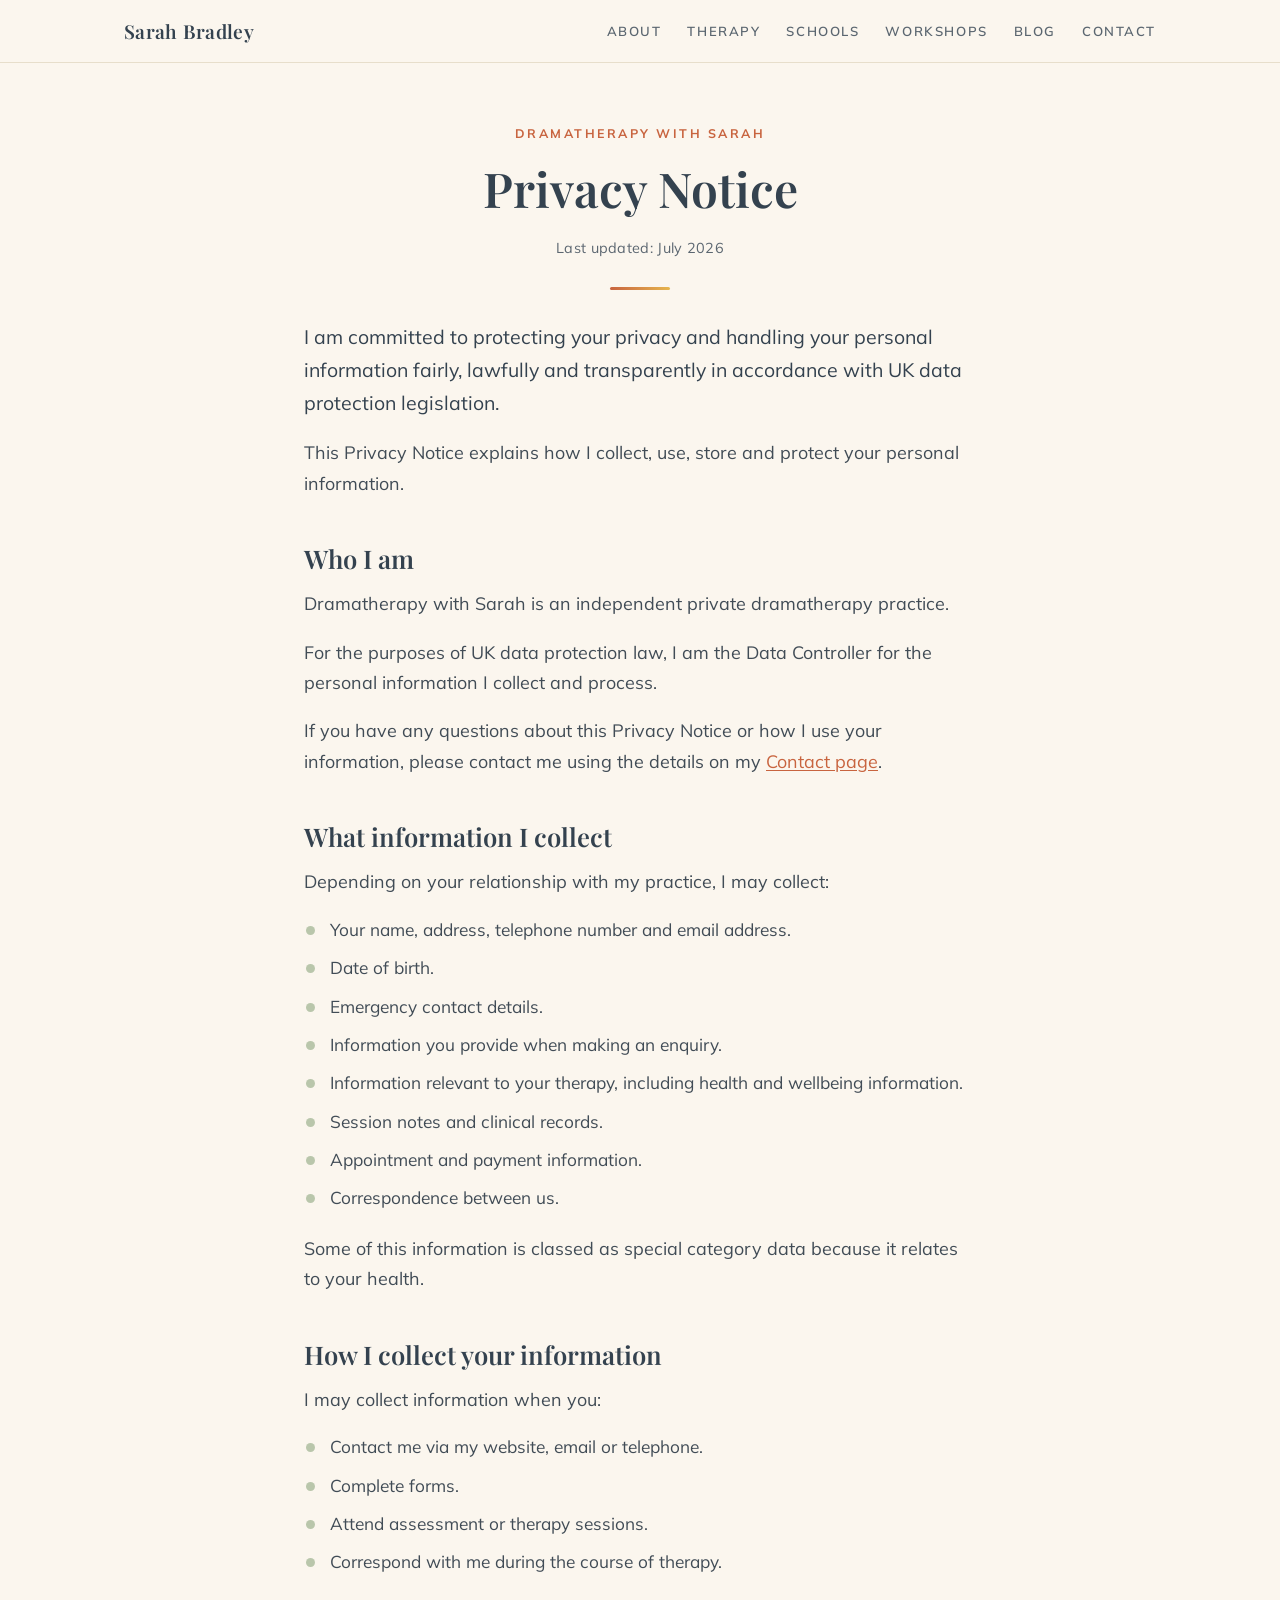
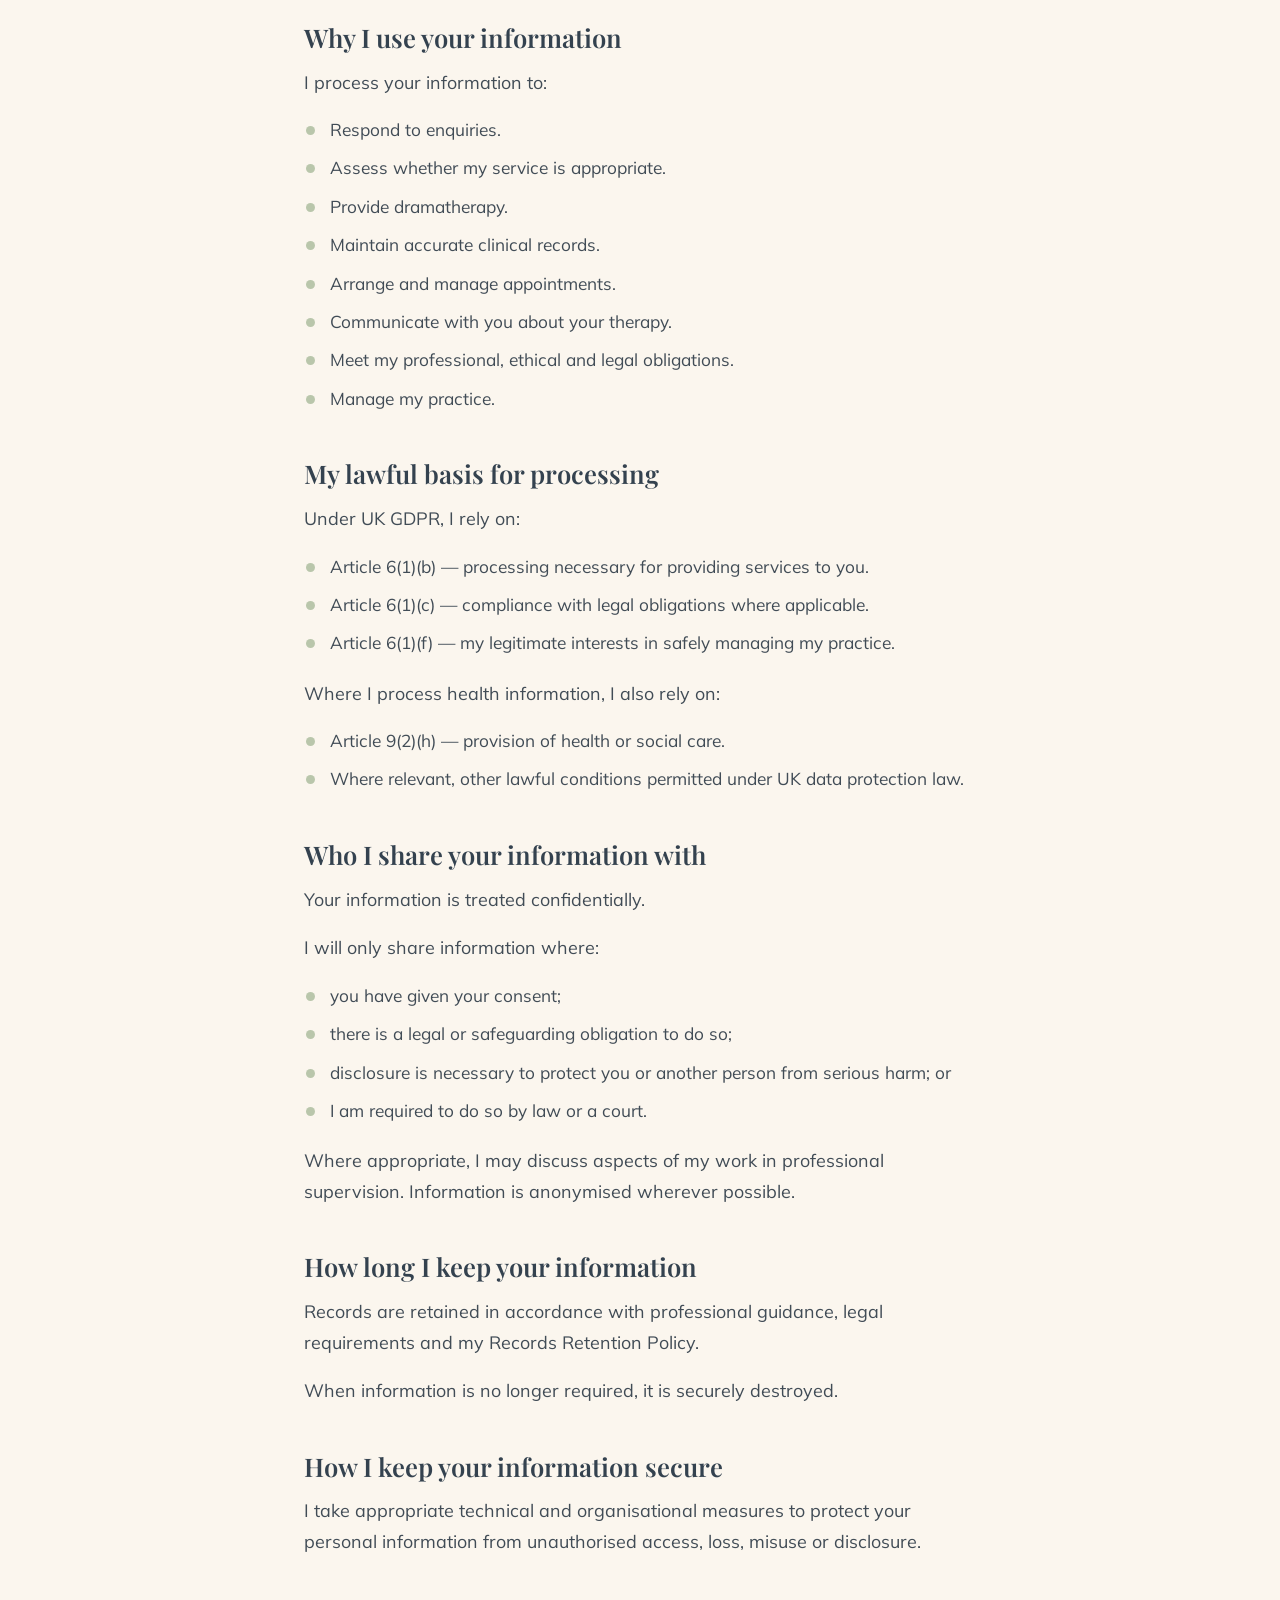
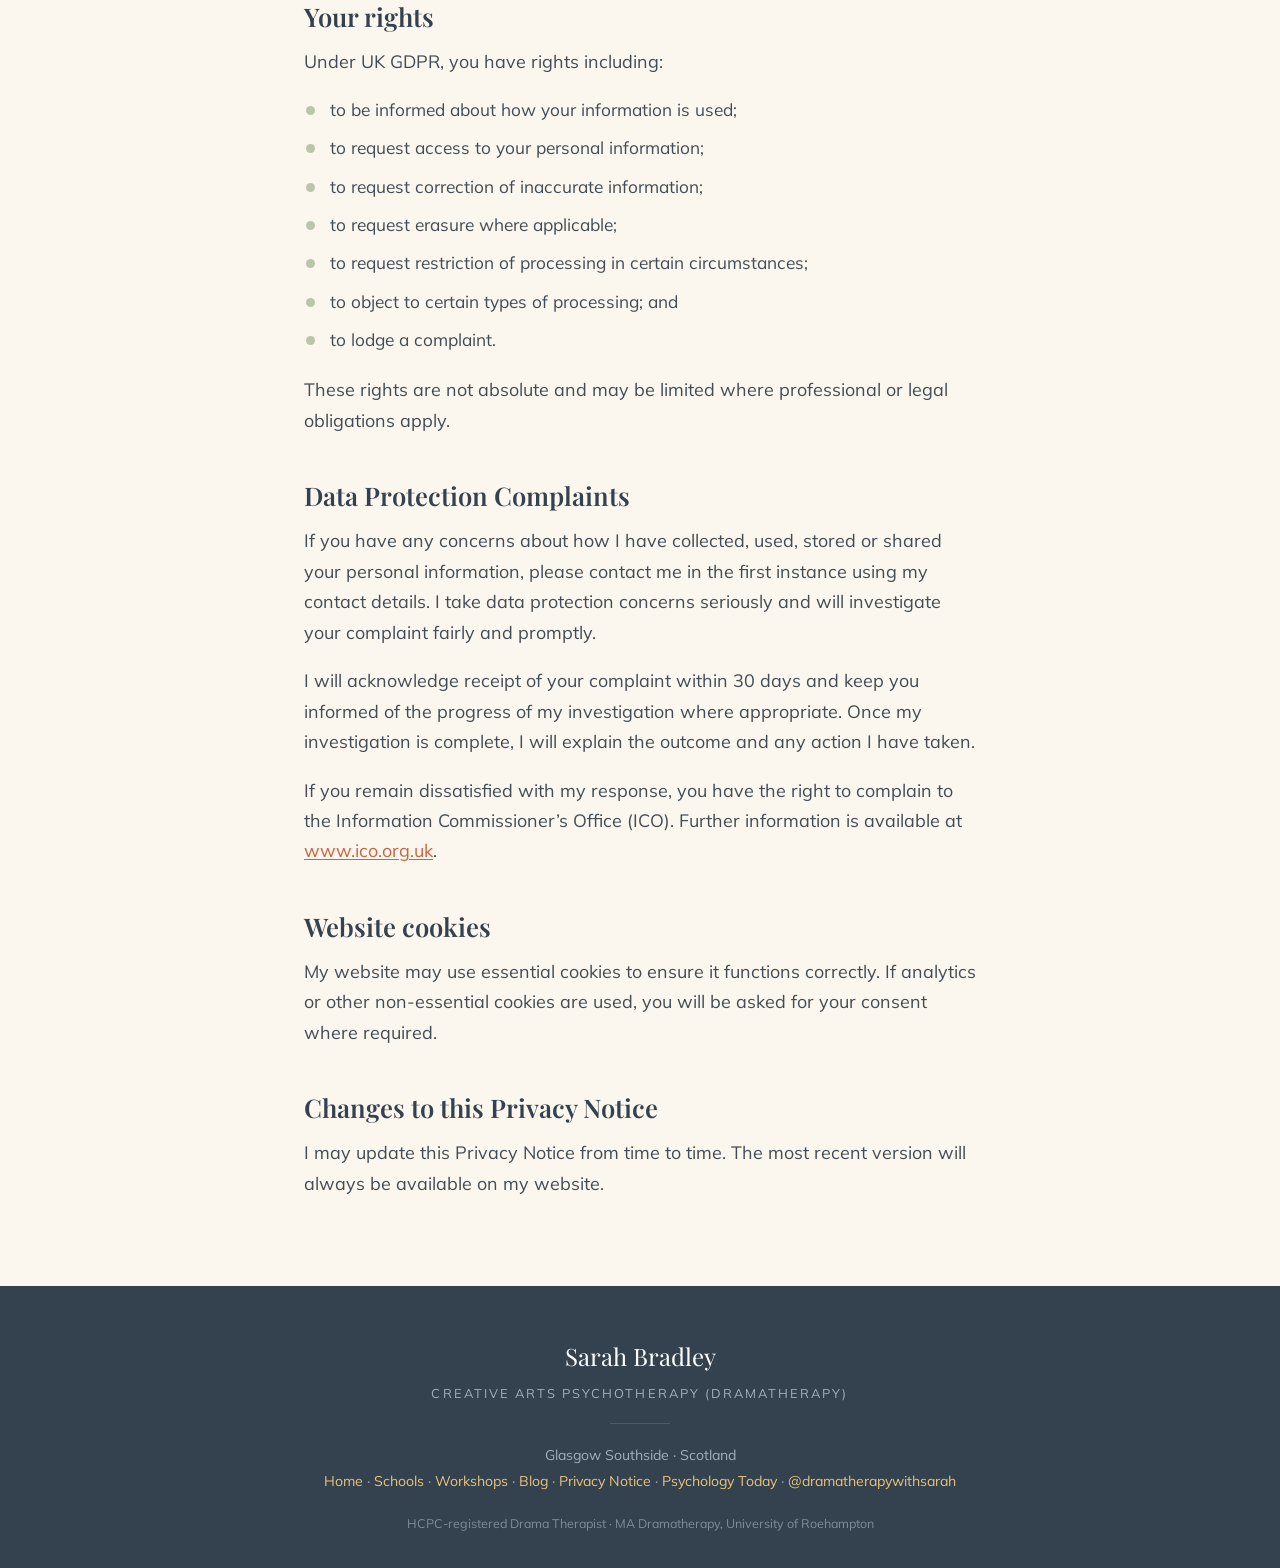
<file: privacy/index.html>
<!DOCTYPE html>
<html lang="en-GB">
<head>
<meta charset="UTF-8">
<meta name="viewport" content="width=device-width, initial-scale=1.0">
<title>Privacy Notice | Sarah Bradley — Creative Arts Psychotherapy (Dramatherapy)</title>
<meta name="description" content="Privacy Notice for Dramatherapy with Sarah — how personal information is collected, used, stored and protected in accordance with UK data protection legislation.">
<meta name="theme-color" content="#FBF6EE">
<link rel="icon" href="/favicon.svg" type="image/svg+xml">
<link rel="canonical" href="https://dramatherapywithsarah.co.uk/privacy/">

<meta property="og:type" content="website">
<meta property="og:url" content="https://dramatherapywithsarah.co.uk/privacy/">
<meta property="og:site_name" content="Dramatherapy with Sarah">
<meta property="og:title" content="Privacy Notice — Sarah Bradley, Dramatherapy">
<meta property="og:description" content="How Dramatherapy with Sarah collects, uses, stores and protects your personal information.">
<meta property="og:locale" content="en_GB">

<link rel="preconnect" href="https://fonts.googleapis.com">
<link rel="preconnect" href="https://fonts.gstatic.com" crossorigin>
<link href="https://fonts.googleapis.com/css2?family=Playfair+Display:wght@500;600;700&family=Mulish:wght@300;400;500;600;700&display=swap" rel="stylesheet">
<link rel="stylesheet" href="/assets/blog.css">
</head>

<body>

<!-- ============ NAV ============ -->
<nav>
  <div class="wrap">
    <a class="nav-name" href="/">Sarah Bradley</a>
    <button class="nav-toggle" id="navToggle" aria-label="Toggle menu" aria-expanded="false" aria-controls="navLinks">
      <span></span><span></span><span></span>
    </button>
    <div class="nav-links" id="navLinks">
      <a href="/#about">About</a>
      <a href="/#therapy">Therapy</a>
      <a href="/schools/">Schools</a>
      <a href="/workshops/">Workshops</a>
      <a href="/blog/">Blog</a>
      <a href="/#contact">Contact</a>
    </div>
  </div>
</nav>

<!-- ============ HEADER ============ -->
<header class="blog-head">
  <div class="wrap">
    <div class="eyebrow">Dramatherapy with Sarah</div>
    <h1>Privacy Notice</h1>
    <div class="post-meta">Last updated: July 2026</div>
    <div class="dot-rule"></div>
  </div>
</header>

<!-- ============ NOTICE ============ -->
<main class="prose">

  <p class="lead-para">
    I am committed to protecting your privacy and handling your personal information fairly,
    lawfully and transparently in accordance with UK data protection legislation.
  </p>
  <p>
    This Privacy Notice explains how I collect, use, store and protect your personal information.
  </p>

  <h2>Who I am</h2>
  <p>
    Dramatherapy with Sarah is an independent private dramatherapy practice.
  </p>
  <p>
    For the purposes of UK data protection law, I am the Data Controller for the personal
    information I collect and process.
  </p>
  <p>
    If you have any questions about this Privacy Notice or how I use your information,
    please contact me using the details on my <a href="/#contact">Contact page</a>.
  </p>

  <h2>What information I collect</h2>
  <p>Depending on your relationship with my practice, I may collect:</p>
  <ul>
    <li>Your name, address, telephone number and email address.</li>
    <li>Date of birth.</li>
    <li>Emergency contact details.</li>
    <li>Information you provide when making an enquiry.</li>
    <li>Information relevant to your therapy, including health and wellbeing information.</li>
    <li>Session notes and clinical records.</li>
    <li>Appointment and payment information.</li>
    <li>Correspondence between us.</li>
  </ul>
  <p>
    Some of this information is classed as special category data because it relates to your health.
  </p>

  <h2>How I collect your information</h2>
  <p>I may collect information when you:</p>
  <ul>
    <li>Contact me via my website, email or telephone.</li>
    <li>Complete forms.</li>
    <li>Attend assessment or therapy sessions.</li>
    <li>Correspond with me during the course of therapy.</li>
  </ul>

  <h2>Why I use your information</h2>
  <p>I process your information to:</p>
  <ul>
    <li>Respond to enquiries.</li>
    <li>Assess whether my service is appropriate.</li>
    <li>Provide dramatherapy.</li>
    <li>Maintain accurate clinical records.</li>
    <li>Arrange and manage appointments.</li>
    <li>Communicate with you about your therapy.</li>
    <li>Meet my professional, ethical and legal obligations.</li>
    <li>Manage my practice.</li>
  </ul>

  <h2>My lawful basis for processing</h2>
  <p>Under UK GDPR, I rely on:</p>
  <ul>
    <li>Article 6(1)(b) &mdash; processing necessary for providing services to you.</li>
    <li>Article 6(1)(c) &mdash; compliance with legal obligations where applicable.</li>
    <li>Article 6(1)(f) &mdash; my legitimate interests in safely managing my practice.</li>
  </ul>
  <p>Where I process health information, I also rely on:</p>
  <ul>
    <li>Article 9(2)(h) &mdash; provision of health or social care.</li>
    <li>Where relevant, other lawful conditions permitted under UK data protection law.</li>
  </ul>

  <h2>Who I share your information with</h2>
  <p>Your information is treated confidentially.</p>
  <p>I will only share information where:</p>
  <ul>
    <li>you have given your consent;</li>
    <li>there is a legal or safeguarding obligation to do so;</li>
    <li>disclosure is necessary to protect you or another person from serious harm; or</li>
    <li>I am required to do so by law or a court.</li>
  </ul>
  <p>
    Where appropriate, I may discuss aspects of my work in professional supervision.
    Information is anonymised wherever possible.
  </p>

  <h2>How long I keep your information</h2>
  <p>
    Records are retained in accordance with professional guidance, legal requirements and
    my Records Retention Policy.
  </p>
  <p>When information is no longer required, it is securely destroyed.</p>

  <h2>How I keep your information secure</h2>
  <p>
    I take appropriate technical and organisational measures to protect your personal
    information from unauthorised access, loss, misuse or disclosure.
  </p>

  <h2>Your rights</h2>
  <p>Under UK GDPR, you have rights including:</p>
  <ul>
    <li>to be informed about how your information is used;</li>
    <li>to request access to your personal information;</li>
    <li>to request correction of inaccurate information;</li>
    <li>to request erasure where applicable;</li>
    <li>to request restriction of processing in certain circumstances;</li>
    <li>to object to certain types of processing; and</li>
    <li>to lodge a complaint.</li>
  </ul>
  <p>
    These rights are not absolute and may be limited where professional or legal
    obligations apply.
  </p>

  <h2>Data Protection Complaints</h2>
  <p>
    If you have any concerns about how I have collected, used, stored or shared your
    personal information, please contact me in the first instance using my contact details.
    I take data protection concerns seriously and will investigate your complaint fairly
    and promptly.
  </p>
  <p>
    I will acknowledge receipt of your complaint within 30 days and keep you informed of
    the progress of my investigation where appropriate. Once my investigation is complete,
    I will explain the outcome and any action I have taken.
  </p>
  <p>
    If you remain dissatisfied with my response, you have the right to complain to the
    Information Commissioner&rsquo;s Office (ICO). Further information is available at
    <a href="https://www.ico.org.uk" target="_blank" rel="noopener">www.ico.org.uk</a>.
  </p>

  <h2>Website cookies</h2>
  <p>
    My website may use essential cookies to ensure it functions correctly. If analytics or
    other non-essential cookies are used, you will be asked for your consent where required.
  </p>

  <h2>Changes to this Privacy Notice</h2>
  <p>
    I may update this Privacy Notice from time to time. The most recent version will always
    be available on my website.
  </p>

</main>

<!-- ============ FOOTER ============ -->
<footer style="margin-top:60px;">
  <div class="wrap">
    <div class="fname">Sarah Bradley</div>
    <div class="ftitle">Creative Arts Psychotherapy (Dramatherapy)</div>
    <div class="frule"></div>
    <div class="fmeta">
      Glasgow Southside &middot; Scotland<br>
      <a href="/">Home</a> &middot;
      <a href="/schools/">Schools</a> &middot;
      <a href="/workshops/">Workshops</a> &middot;
      <a href="/blog/">Blog</a> &middot;
      <a href="/privacy/">Privacy Notice</a> &middot;
      <a href="https://www.psychologytoday.com/gb/counselling/sarah-bradley-glasgow/1668733" target="_blank" rel="noopener">Psychology Today</a> &middot;
      <a href="https://www.instagram.com/dramatherapywithsarah" target="_blank" rel="noopener">@dramatherapywithsarah</a>
    </div>
    <div class="hcpc">HCPC-registered Drama Therapist &middot; MA Dramatherapy, University of Roehampton</div>
  </div>
</footer>

<script>
  (function(){
    var t = document.getElementById('navToggle'), n = document.getElementById('navLinks');
    if(!t || !n) return;
    t.addEventListener('click', function(){
      var open = n.classList.toggle('open');
      t.classList.toggle('open', open);
      t.setAttribute('aria-expanded', open);
    });
    n.querySelectorAll('a').forEach(function(a){
      a.addEventListener('click', function(){
        n.classList.remove('open'); t.classList.remove('open'); t.setAttribute('aria-expanded','false');
      });
    });
  })();
</script>
</body>
</html>
</file>
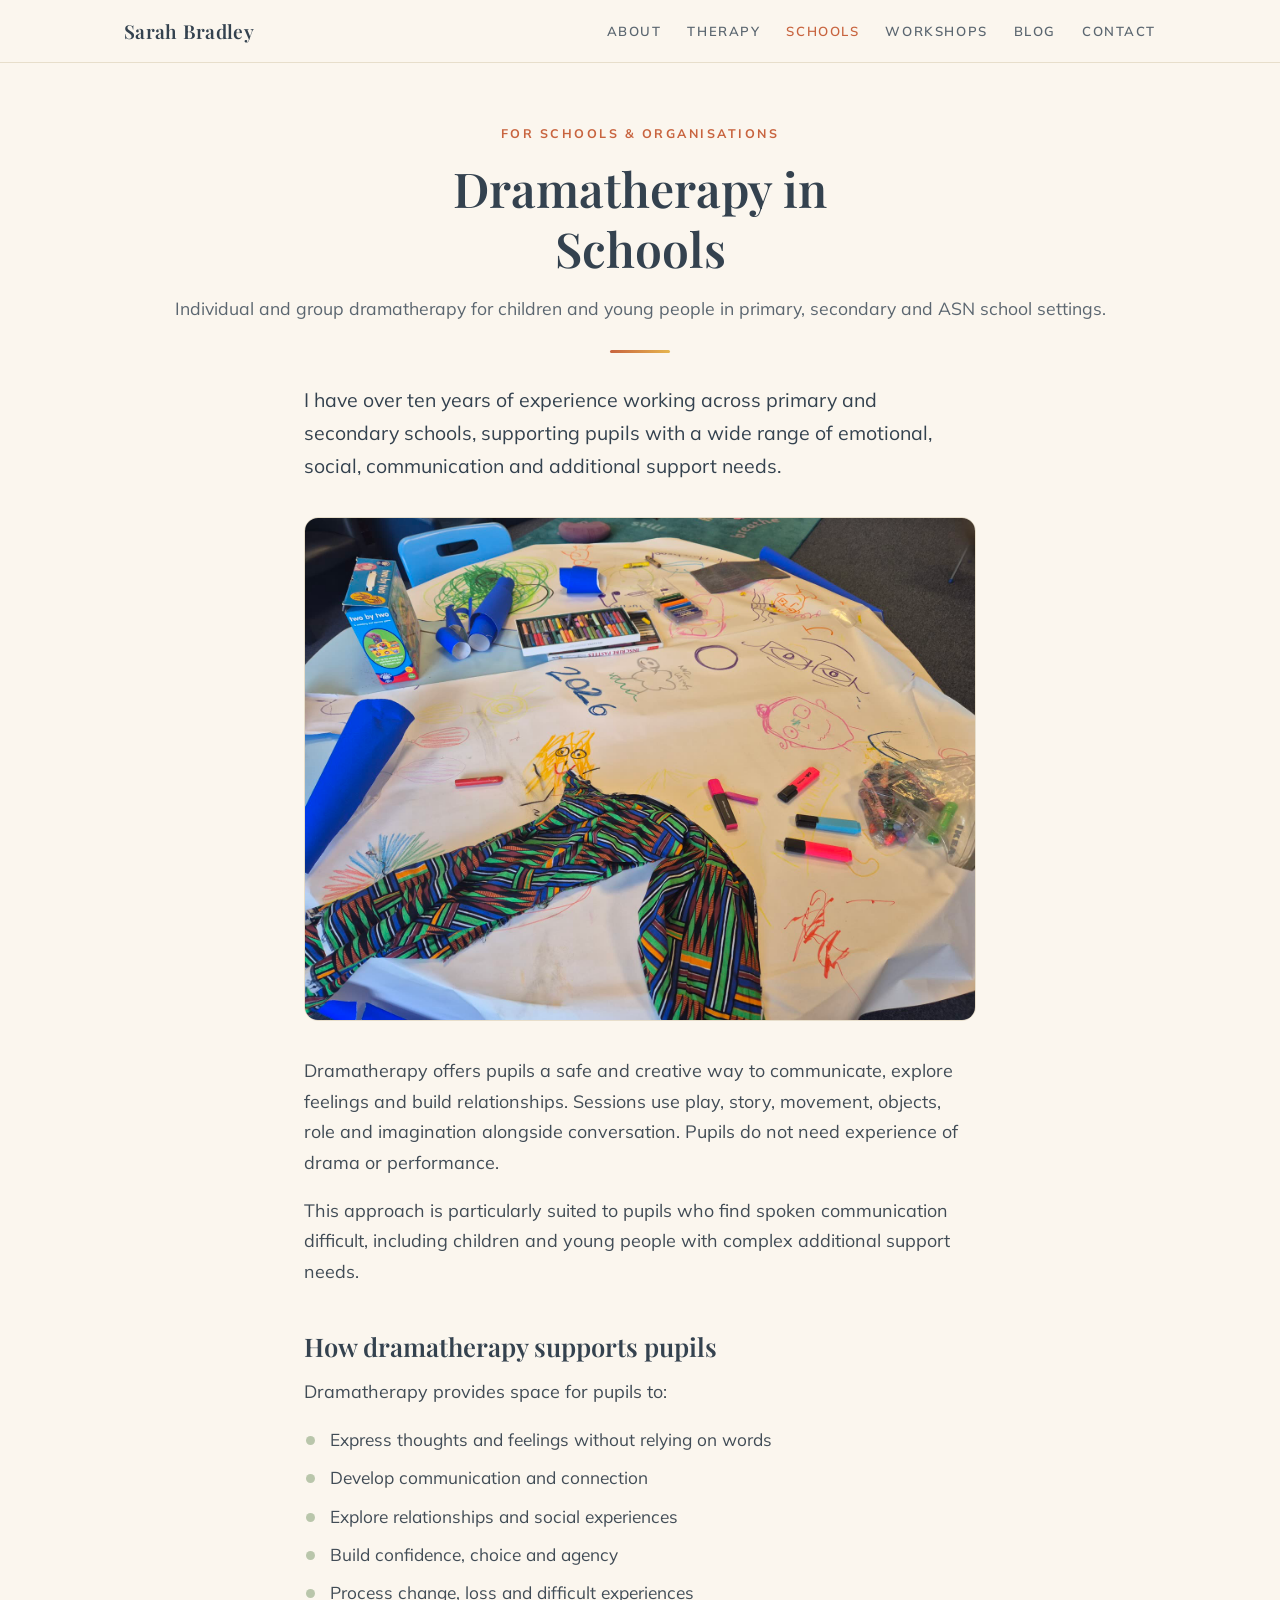
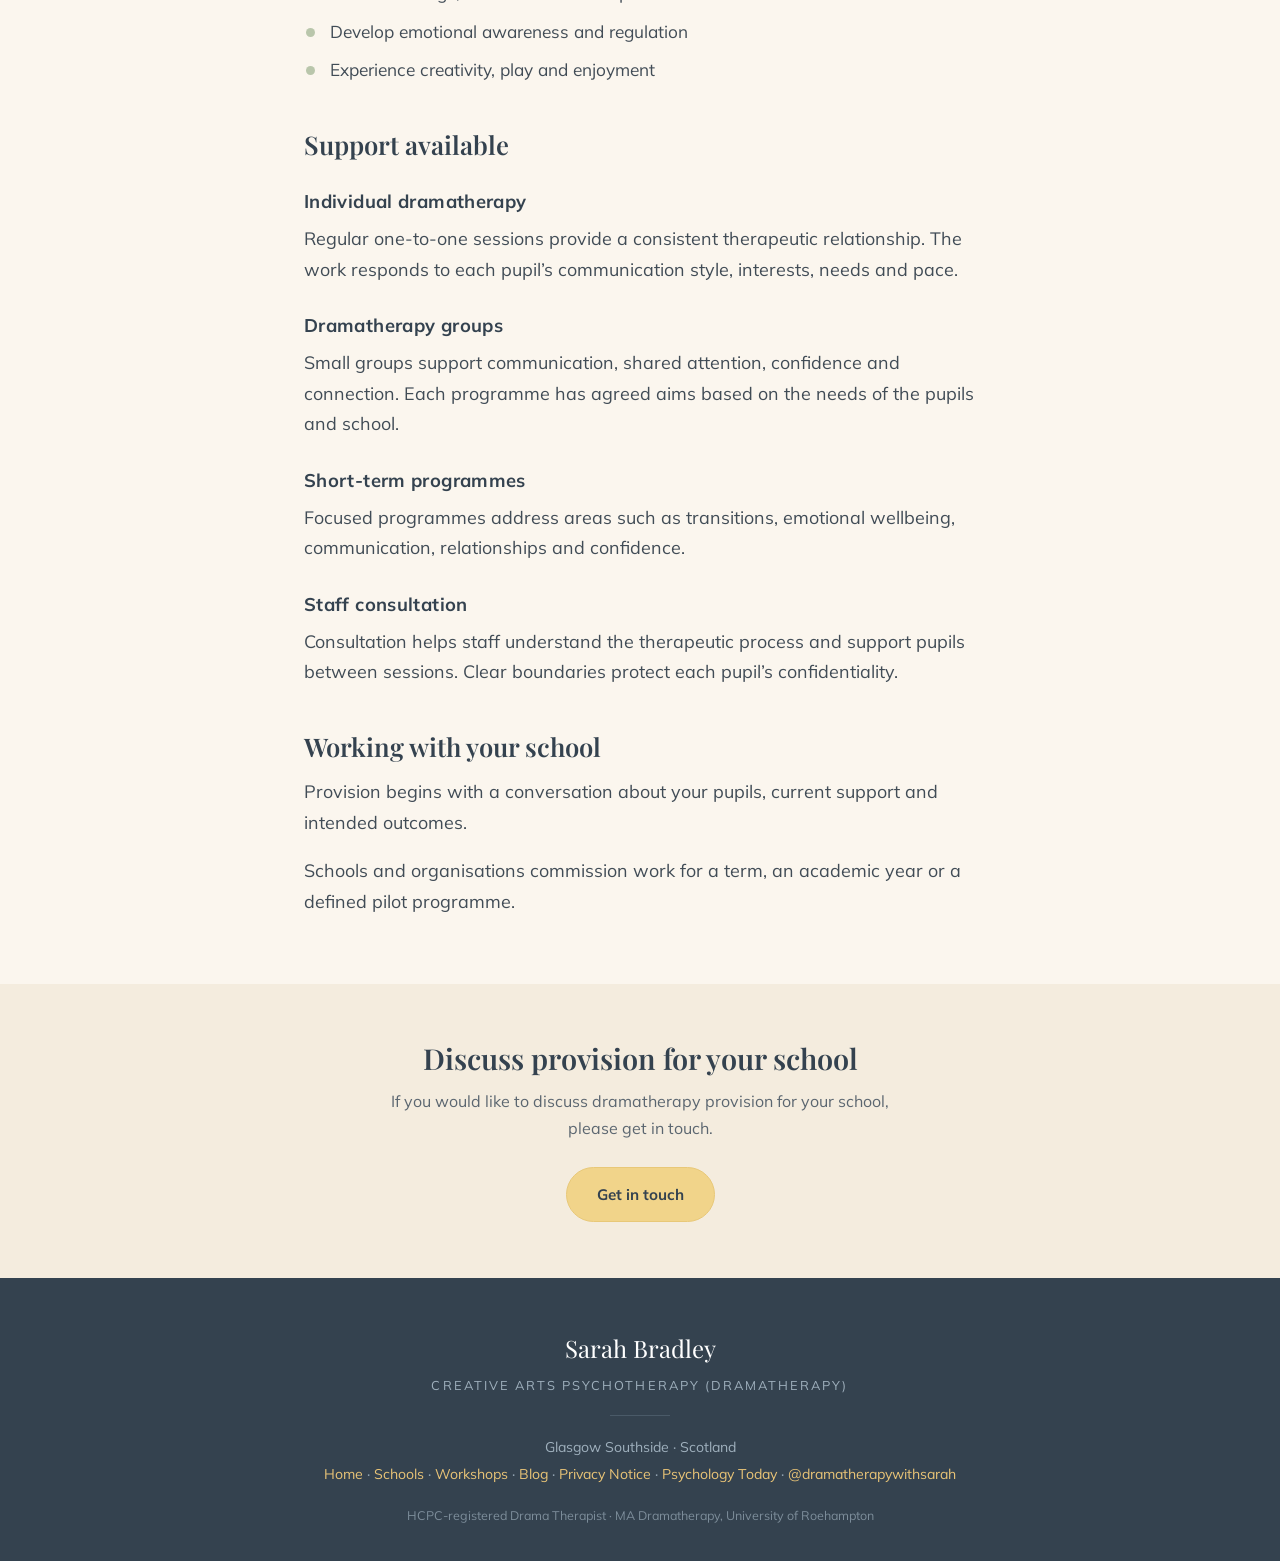
<file: schools/index.html>
<!DOCTYPE html>
<html lang="en-GB">
<head>
<meta charset="UTF-8">
<meta name="viewport" content="width=device-width, initial-scale=1.0">
<title>Dramatherapy in Schools | Sarah Bradley — Creative Arts Psychotherapy (Dramatherapy)</title>
<meta name="description" content="Individual and group dramatherapy for children and young people in primary, secondary and ASN school settings, from an HCPC-registered dramatherapist with over ten years of schools experience.">
<meta name="theme-color" content="#FBF6EE">
<link rel="icon" href="/favicon.svg" type="image/svg+xml">
<link rel="canonical" href="https://dramatherapywithsarah.co.uk/schools/">

<meta property="og:type" content="website">
<meta property="og:url" content="https://dramatherapywithsarah.co.uk/schools/">
<meta property="og:site_name" content="Dramatherapy with Sarah">
<meta property="og:title" content="Dramatherapy in Schools — Sarah Bradley">
<meta property="og:description" content="Individual and group dramatherapy for pupils in primary, secondary and ASN school settings.">
<meta property="og:image" content="https://dramatherapywithsarah.co.uk/img/sarah.jpg">
<meta property="og:locale" content="en_GB">

<link rel="preconnect" href="https://fonts.googleapis.com">
<link rel="preconnect" href="https://fonts.gstatic.com" crossorigin>
<link href="https://fonts.googleapis.com/css2?family=Playfair+Display:wght@500;600;700&family=Mulish:wght@300;400;500;600;700&display=swap" rel="stylesheet">
<link rel="stylesheet" href="/assets/blog.css">

<style>
  .schools-photo{ margin:34px 0; }
  .schools-photo img{ width:100%; height:auto; border-radius:14px; border:1px solid var(--card-line); }
  .schools-photo figcaption{ font-size:.85rem; color:var(--ink-soft); margin-top:10px; text-align:center; }
</style>
</head>

<body>

<!-- ============ NAV ============ -->
<nav>
  <div class="wrap">
    <a class="nav-name" href="/">Sarah Bradley</a>
    <button class="nav-toggle" id="navToggle" aria-label="Toggle menu" aria-expanded="false" aria-controls="navLinks">
      <span></span><span></span><span></span>
    </button>
    <div class="nav-links" id="navLinks">
      <a href="/#about">About</a>
      <a href="/#therapy">Therapy</a>
      <a href="/schools/" class="active">Schools</a>
      <a href="/workshops/">Workshops</a>
      <a href="/blog/">Blog</a>
      <a href="/#contact">Contact</a>
    </div>
  </div>
</nav>

<!-- ============ HEADER ============ -->
<header class="blog-head">
  <div class="wrap">
    <div class="eyebrow">For schools &amp; organisations</div>
    <h1>Dramatherapy in Schools</h1>
    <p class="sub">Individual and group dramatherapy for children and young people in primary, secondary and ASN school settings.</p>
    <div class="dot-rule"></div>
  </div>
</header>

<!-- ============ CONTENT ============ -->
<main class="prose">

  <p class="lead-para">
    I have over ten years of experience working across primary and secondary schools,
    supporting pupils with a wide range of emotional, social, communication and additional
    support needs.
  </p>

  <figure class="schools-photo">
    <img src="/img/school.jpg" alt="A table covered with children's drawings, oil pastels, highlighters and colourful fabric during a creative session" width="1600" height="1200">
  </figure>

  <p>
    Dramatherapy offers pupils a safe and creative way to communicate, explore feelings and
    build relationships. Sessions use play, story, movement, objects, role and imagination
    alongside conversation. Pupils do not need experience of drama or performance.
  </p>
  <p>
    This approach is particularly suited to pupils who find spoken communication difficult,
    including children and young people with complex additional support needs.
  </p>

  <h2>How dramatherapy supports pupils</h2>
  <p>Dramatherapy provides space for pupils to:</p>
  <ul>
    <li>Express thoughts and feelings without relying on words</li>
    <li>Develop communication and connection</li>
    <li>Explore relationships and social experiences</li>
    <li>Build confidence, choice and agency</li>
    <li>Process change, loss and difficult experiences</li>
    <li>Develop emotional awareness and regulation</li>
    <li>Experience creativity, play and enjoyment</li>
  </ul>

  <h2>Support available</h2>

  <h3>Individual dramatherapy</h3>
  <p>
    Regular one-to-one sessions provide a consistent therapeutic relationship. The work
    responds to each pupil&rsquo;s communication style, interests, needs and pace.
  </p>

  <h3>Dramatherapy groups</h3>
  <p>
    Small groups support communication, shared attention, confidence and connection.
    Each programme has agreed aims based on the needs of the pupils and school.
  </p>

  <h3>Short-term programmes</h3>
  <p>
    Focused programmes address areas such as transitions, emotional wellbeing,
    communication, relationships and confidence.
  </p>

  <h3>Staff consultation</h3>
  <p>
    Consultation helps staff understand the therapeutic process and support pupils between
    sessions. Clear boundaries protect each pupil&rsquo;s confidentiality.
  </p>

  <h2>Working with your school</h2>
  <p>
    Provision begins with a conversation about your pupils, current support and intended outcomes.
  </p>
  <p>
    Schools and organisations commission work for a term, an academic year or a defined
    pilot programme.
  </p>

</main>

<!-- ============ CTA ============ -->
<section class="post-cta">
  <div class="wrap">
    <h2>Discuss provision for your school</h2>
    <p>If you would like to discuss dramatherapy provision for your school, please get in touch.</p>
    <a class="btn" href="/#contact">Get in touch</a>
  </div>
</section>

<!-- ============ FOOTER ============ -->
<footer>
  <div class="wrap">
    <div class="fname">Sarah Bradley</div>
    <div class="ftitle">Creative Arts Psychotherapy (Dramatherapy)</div>
    <div class="frule"></div>
    <div class="fmeta">
      Glasgow Southside &middot; Scotland<br>
      <a href="/">Home</a> &middot;
      <a href="/schools/">Schools</a> &middot;
      <a href="/workshops/">Workshops</a> &middot;
      <a href="/blog/">Blog</a> &middot;
      <a href="/privacy/">Privacy Notice</a> &middot;
      <a href="https://www.psychologytoday.com/gb/counselling/sarah-bradley-glasgow/1668733" target="_blank" rel="noopener">Psychology Today</a> &middot;
      <a href="https://www.instagram.com/dramatherapywithsarah" target="_blank" rel="noopener">@dramatherapywithsarah</a>
    </div>
    <div class="hcpc">HCPC-registered Drama Therapist &middot; MA Dramatherapy, University of Roehampton</div>
  </div>
</footer>

<script>
  (function(){
    var t = document.getElementById('navToggle'), n = document.getElementById('navLinks');
    if(!t || !n) return;
    t.addEventListener('click', function(){
      var open = n.classList.toggle('open');
      t.classList.toggle('open', open);
      t.setAttribute('aria-expanded', open);
    });
    n.querySelectorAll('a').forEach(function(a){
      a.addEventListener('click', function(){
        n.classList.remove('open'); t.classList.remove('open'); t.setAttribute('aria-expanded','false');
      });
    });
  })();
</script>
</body>
</html>
</file>
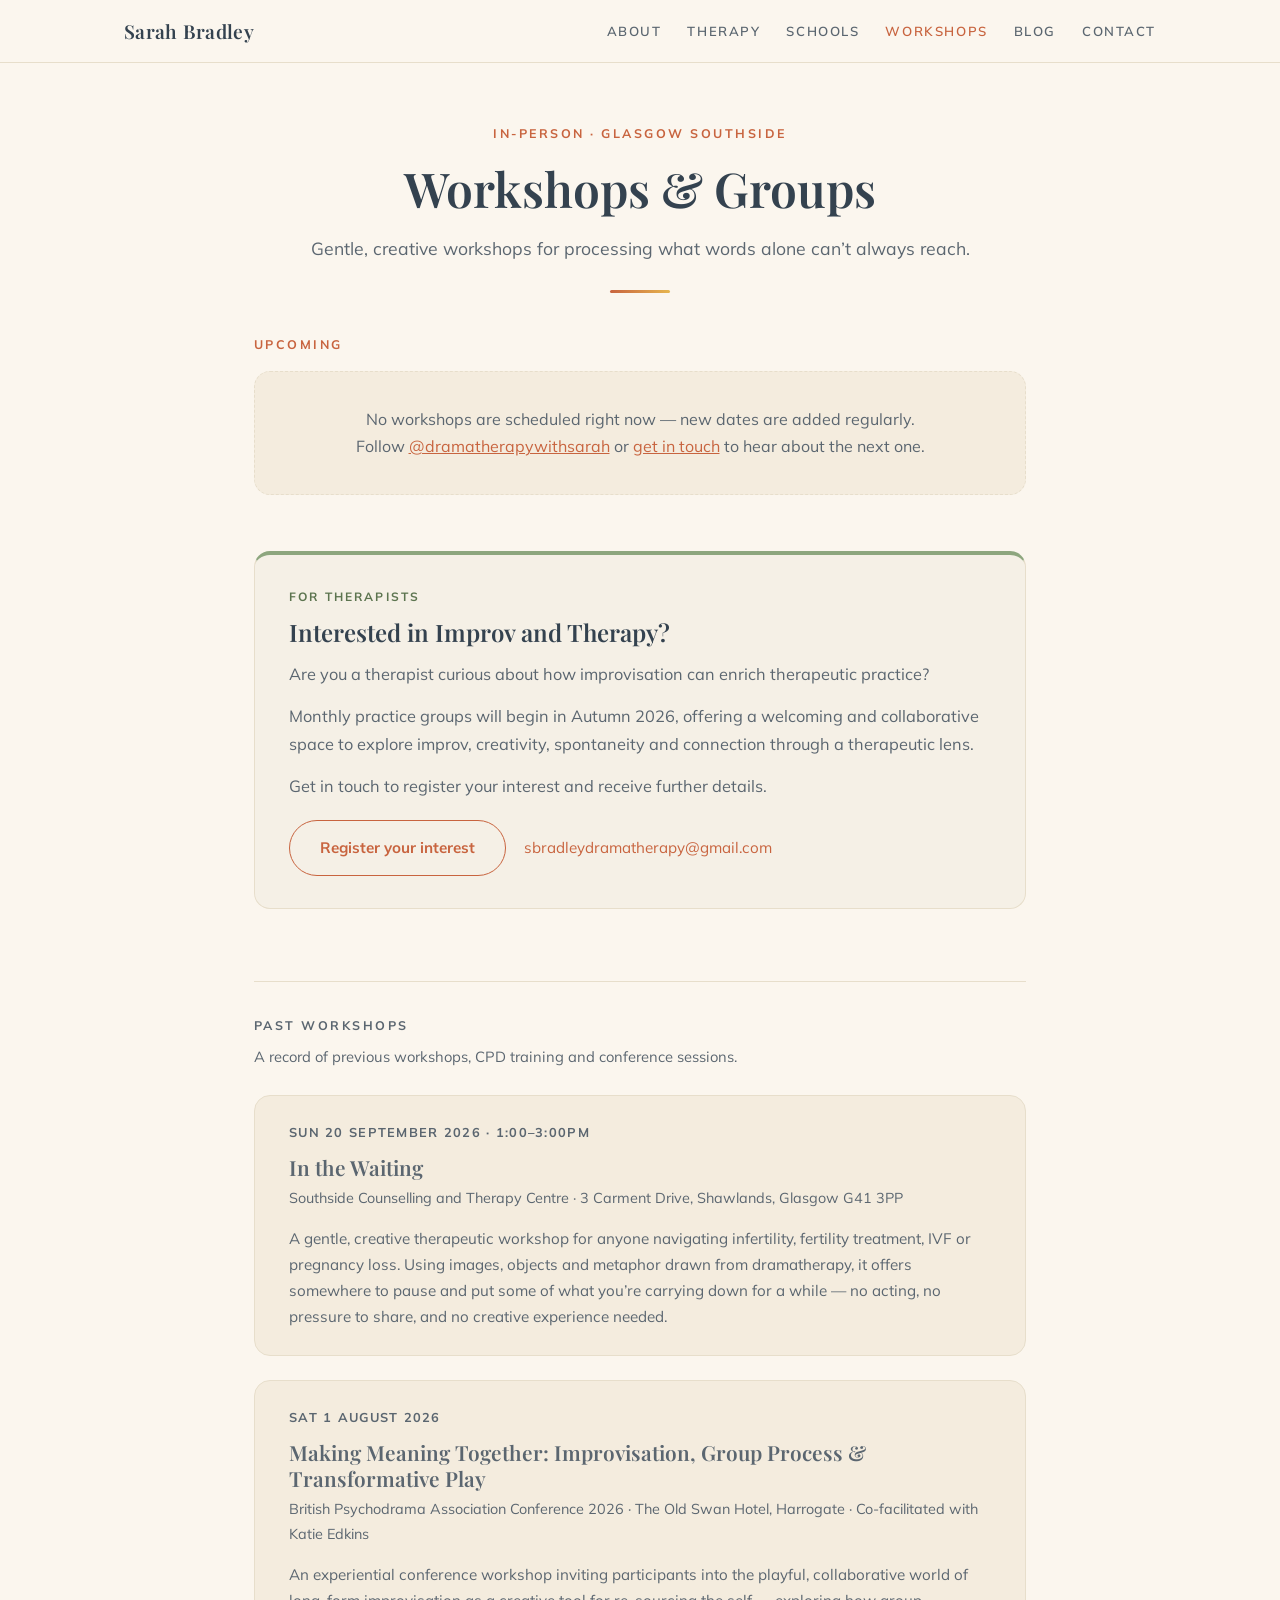
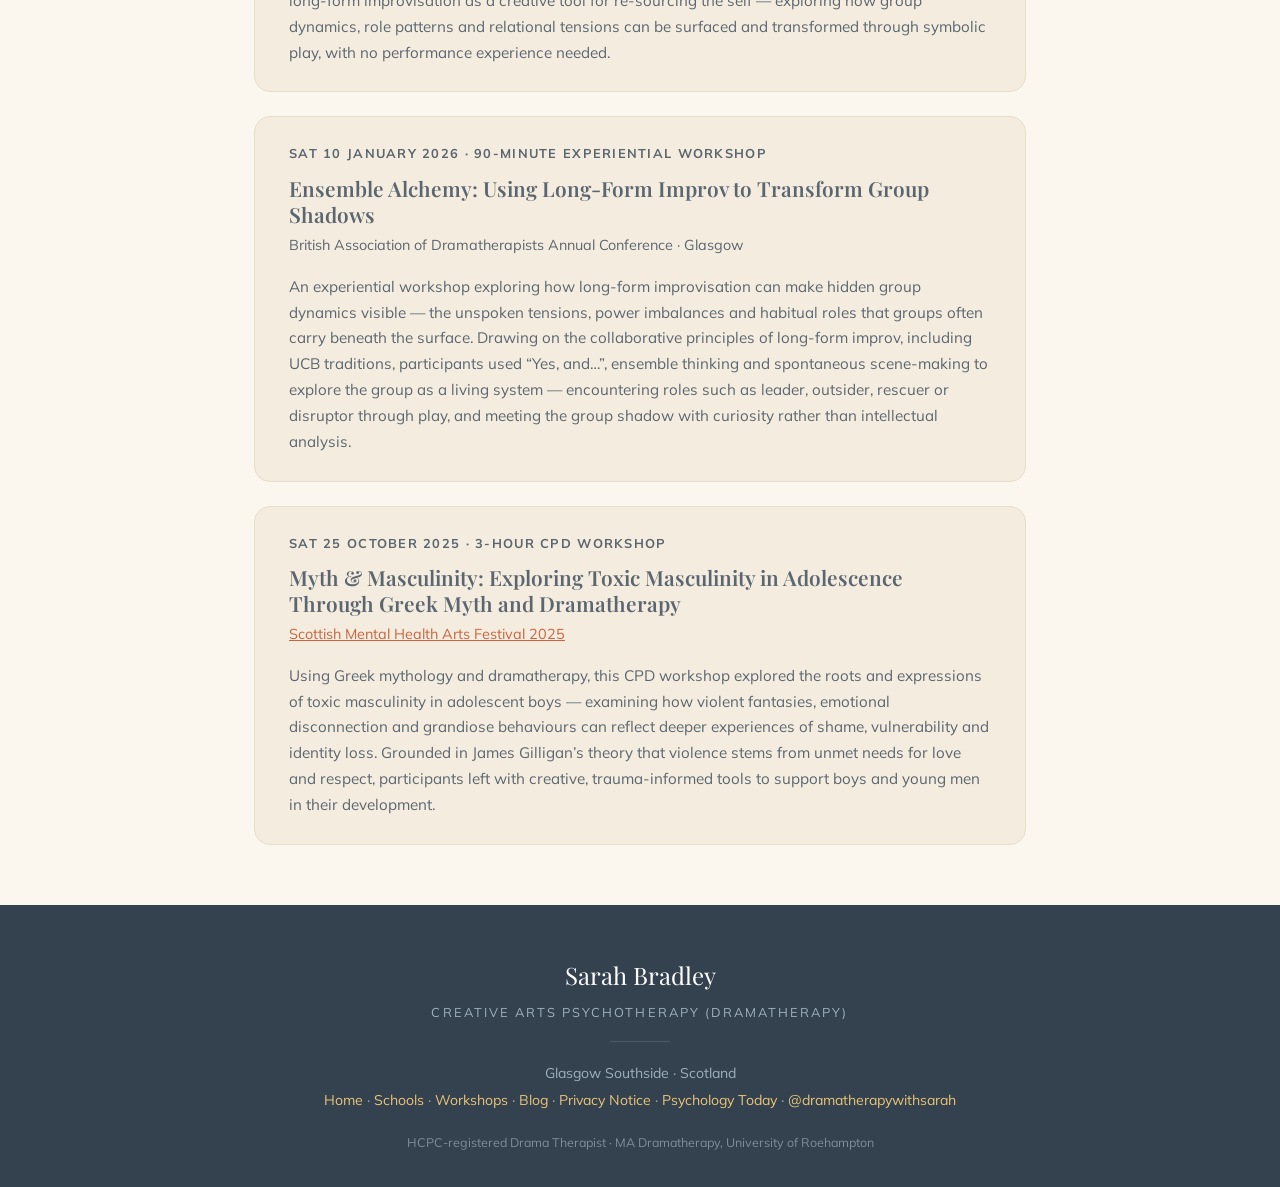
<file: workshops/index.html>
<!DOCTYPE html>
<html lang="en-GB">
<head>
<meta charset="UTF-8">
<meta name="viewport" content="width=device-width, initial-scale=1.0">
<title>Workshops | Sarah Bradley — Creative Arts Psychotherapy (Dramatherapy)</title>
<meta name="description" content="Upcoming and past creative dramatherapy workshops with Sarah Bradley in Glasgow Southside — gentle, in-person creative workshops for processing life's harder experiences.">
<meta name="theme-color" content="#FBF6EE">
<link rel="icon" href="/favicon.svg" type="image/svg+xml">
<link rel="canonical" href="https://dramatherapywithsarah.co.uk/workshops/">

<meta property="og:type" content="website">
<meta property="og:url" content="https://dramatherapywithsarah.co.uk/workshops/">
<meta property="og:site_name" content="Dramatherapy with Sarah">
<meta property="og:title" content="Workshops — Sarah Bradley, Dramatherapy">
<meta property="og:description" content="Gentle, in-person creative workshops in Glasgow Southside.">
<meta property="og:image" content="https://dramatherapywithsarah.co.uk/img/sarah.jpg">
<meta property="og:locale" content="en_GB">

<link rel="preconnect" href="https://fonts.googleapis.com">
<link rel="preconnect" href="https://fonts.gstatic.com" crossorigin>
<link href="https://fonts.googleapis.com/css2?family=Playfair+Display:wght@500;600;700&family=Mulish:wght@300;400;500;600;700&display=swap" rel="stylesheet">
<link rel="stylesheet" href="/assets/blog.css">

<script type="application/ld+json">
{
  "@context": "https://schema.org",
  "@type": "Event",
  "name": "In the Waiting",
  "startDate": "2026-09-20T13:00:00+01:00",
  "endDate": "2026-09-20T15:00:00+01:00",
  "eventAttendanceMode": "https://schema.org/OfflineEventAttendanceMode",
  "eventStatus": "https://schema.org/EventScheduled",
  "description": "A gentle, creative therapeutic workshop for anyone navigating infertility, fertility treatment, IVF or pregnancy loss.",
  "location": {
    "@type": "Place",
    "name": "Southside Counselling and Therapy Centre",
    "address": {
      "@type": "PostalAddress",
      "streetAddress": "3 Carment Drive, Shawlands",
      "addressLocality": "Glasgow",
      "postalCode": "G41 3PP",
      "addressCountry": "GB"
    }
  },
  "organizer": { "@type": "Person", "name": "Sarah Bradley", "url": "https://dramatherapywithsarah.co.uk/" },
  "performer": { "@type": "Person", "name": "Sarah Bradley" },
  "offers": {
    "@type": "Offer",
    "url": "https://www.tickettailor.com/events/dramatherapywithsarah/2323404",
    "availability": "https://schema.org/InStock"
  }
}
</script>

<style>
  /* ---------- Workshop listings ---------- */
  .ws-list{ max-width:820px; margin:10px auto 0; padding:0 24px; }
  .ws-zone{ margin-top:34px; }
  .ws-zone-title{
    font-size:.78rem; letter-spacing:.2em; text-transform:uppercase;
    color:var(--terracotta); font-weight:700; margin:0 0 18px;
  }
  .ws-item{
    background:var(--card); border:1px solid var(--card-line);
    border-radius:16px; padding:32px 34px; margin-bottom:24px;
  }
  .ws-when{
    font-size:.85rem; letter-spacing:.1em; text-transform:uppercase;
    color:var(--terracotta); font-weight:700;
  }
  .ws-item h2{ font-size:1.7rem; margin:10px 0 6px; color:var(--ink); }
  .ws-venue{ color:var(--ink-soft); font-size:.95rem; }
  .ws-item p{ color:var(--ink-soft); margin:16px 0 0; font-size:1.05rem; }
  .ws-item .ws-book{ margin-top:22px; }
  /* Live workshops: bright, lifted card */
  #upcomingList .ws-item{
    background:#FFFDF7;
    border-top:4px solid var(--mustard);
    box-shadow:0 12px 30px rgba(52,66,79,.09);
  }

  /* Past entries: muted cards */
  .ws-item.is-past{
    background:var(--cream-deep);
    padding:26px 34px;
  }
  .ws-item.is-past .ws-when{ color:var(--ink-soft); font-size:.8rem; }
  .ws-item.is-past h2{ font-size:1.3rem; color:var(--ink-soft); }
  .ws-item.is-past .ws-venue{ font-size:.9rem; }
  .ws-item.is-past p{ font-size:.95rem; }
  .ws-item.is-past .ws-book{ display:none; }

  /* Archive zone: clearly separated and muted */
  #pastZone{ margin-top:72px; padding-top:36px; border-top:1px solid var(--card-line); }
  #pastZone .ws-zone-title{ color:var(--ink-soft); }
  .ws-zone-sub{ color:var(--ink-soft); font-size:.92rem; margin:-8px 0 26px; }
  .ws-empty{
    background:var(--cream-deep); border:1px dashed var(--card-line);
    border-radius:16px; padding:34px; text-align:center; color:var(--ink-soft);
  }
  .ws-empty a{ color:var(--terracotta); }

  /* For-therapists callout */
  .improv-cta{ margin-top:56px; }
  .it-card{
    background:var(--card); border:1px solid var(--card-line);
    border-top:4px solid var(--sage); border-radius:16px; padding:32px 34px;
  }
  .it-eyebrow{
    font-size:.75rem; letter-spacing:.18em; text-transform:uppercase;
    color:#5C744F; font-weight:700;
  }
  .it-card h2{ font-size:1.5rem; margin:10px 0 14px; }
  .it-card p{ color:var(--ink-soft); margin:0 0 14px; font-size:1.02rem; }
  .it-actions{ margin-top:20px; display:flex; align-items:center; gap:18px; flex-wrap:wrap; }
  .it-email{ font-size:.95rem; }
  .it-email a{ color:var(--terracotta); text-decoration:none; }
  .it-email a:hover{ text-decoration:underline; }
</style>
</head>

<body>

<!-- ============ NAV ============ -->
<nav>
  <div class="wrap">
    <a class="nav-name" href="/">Sarah Bradley</a>
    <button class="nav-toggle" id="navToggle" aria-label="Toggle menu" aria-expanded="false" aria-controls="navLinks">
      <span></span><span></span><span></span>
    </button>
    <div class="nav-links" id="navLinks">
      <a href="/#about">About</a>
      <a href="/#therapy">Therapy</a>
      <a href="/schools/">Schools</a>
      <a href="/workshops/" class="active">Workshops</a>
      <a href="/blog/">Blog</a>
      <a href="/#contact">Contact</a>
    </div>
  </div>
</nav>

<!-- ============ HEADER ============ -->
<header class="blog-head">
  <div class="wrap">
    <div class="eyebrow">In-person &middot; Glasgow Southside</div>
    <h1>Workshops &amp; Groups</h1>
    <p class="sub">Gentle, creative workshops for processing what words alone can&rsquo;t always reach.</p>
    <div class="dot-rule"></div>
  </div>
</header>

<!-- ============ LISTINGS ============ -->
<main class="ws-list">

  <!-- Upcoming -->
  <section class="ws-zone" id="upcomingZone">
    <h2 class="ws-zone-title" style="font-family:'Mulish',sans-serif;">Upcoming</h2>
    <div id="upcomingList">

      <!-- To add a workshop: copy this article block, update the details and
           data-end (the workshop's end date/time). It moves itself to the
           Past section automatically once the date has gone. -->
      <article class="ws-item" data-end="2026-09-20T15:00:00+01:00">
        <div class="ws-when">Sun 20 September 2026 &middot; 1:00&ndash;3:00pm</div>
        <h2>In the Waiting</h2>
        <div class="ws-venue">Southside Counselling and Therapy Centre &middot; 3 Carment Drive, Shawlands, Glasgow G41 3PP</div>
        <p>
          A gentle, creative therapeutic workshop for anyone navigating infertility, fertility
          treatment, IVF or pregnancy loss. Using images, objects and metaphor drawn from
          dramatherapy, it offers somewhere to pause and put some of what you&rsquo;re carrying
          down for a while &mdash; no acting, no pressure to share, and no creative experience needed.
        </p>
        <div class="ws-book">
          <a class="btn" href="https://www.tickettailor.com/events/dramatherapywithsarah/2323404" target="_blank" rel="noopener">Book tickets</a>
        </div>
      </article>

      <article class="ws-item" data-end="2026-08-01T17:00:00+01:00">
        <div class="ws-when">Sat 1 August 2026</div>
        <h2>Making Meaning Together: Improvisation, Group Process &amp; Transformative Play</h2>
        <div class="ws-venue">British Psychodrama Association Conference 2026 &middot; The Old Swan Hotel, Harrogate &middot; Co-facilitated with Katie Edkins</div>
        <p>
          An experiential conference workshop inviting participants into the playful, collaborative
          world of long-form improvisation as a creative tool for re-sourcing the self &mdash;
          exploring how group dynamics, role patterns and relational tensions can be surfaced
          and transformed through symbolic play, with no performance experience needed.
        </p>
      </article>

      <article class="ws-item" data-end="2026-01-10T18:00:00+00:00">
        <div class="ws-when">Sat 10 January 2026 &middot; 90-minute experiential workshop</div>
        <h2>Ensemble Alchemy: Using Long-Form Improv to Transform Group Shadows</h2>
        <div class="ws-venue">British Association of Dramatherapists Annual Conference &middot; Glasgow</div>
        <p>
          An experiential workshop exploring how long-form improvisation can make hidden group
          dynamics visible &mdash; the unspoken tensions, power imbalances and habitual roles that
          groups often carry beneath the surface. Drawing on the collaborative principles of
          long-form improv, including UCB traditions, participants used &ldquo;Yes, and&hellip;&rdquo;,
          ensemble thinking and spontaneous scene-making to explore the group as a living system
          &mdash; encountering roles such as leader, outsider, rescuer or disruptor through play,
          and meeting the group shadow with curiosity rather than intellectual analysis.
        </p>
      </article>

      <article class="ws-item" data-end="2025-10-25T18:00:00+01:00">
        <div class="ws-when">Sat 25 October 2025 &middot; 3-hour CPD workshop</div>
        <h2>Myth &amp; Masculinity: Exploring Toxic Masculinity in Adolescence Through Greek Myth and Dramatherapy</h2>
        <div class="ws-venue"><a href="https://www.mhfestival.com/events/creative-workshops-supporting-adolescent-identity-expression/" target="_blank" rel="noopener">Scottish Mental Health Arts Festival 2025</a></div>
        <p>
          Using Greek mythology and dramatherapy, this CPD workshop explored the roots and
          expressions of toxic masculinity in adolescent boys &mdash; examining how violent
          fantasies, emotional disconnection and grandiose behaviours can reflect deeper
          experiences of shame, vulnerability and identity loss. Grounded in James Gilligan&rsquo;s
          theory that violence stems from unmet needs for love and respect, participants left
          with creative, trauma-informed tools to support boys and young men in their development.
        </p>
      </article>

    </div>
    <div class="ws-empty" id="noUpcoming" hidden>
      <p style="margin:0;">
        No workshops are scheduled right now &mdash; new dates are added regularly.<br>
        Follow <a href="https://www.instagram.com/dramatherapywithsarah" target="_blank" rel="noopener">@dramatherapywithsarah</a>
        or <a href="/#contact">get in touch</a> to hear about the next one.
      </p>
    </div>
  </section>

  <!-- For therapists: improv & therapy practice groups -->
  <section class="ws-zone improv-cta" id="improv-therapy">
    <div class="it-card">
      <div class="it-eyebrow">For therapists</div>
      <h2>Interested in Improv and Therapy?</h2>
      <p>Are you a therapist curious about how improvisation can enrich therapeutic practice?</p>
      <p>
        Monthly practice groups will begin in Autumn 2026, offering a welcoming and
        collaborative space to explore improv, creativity, spontaneity and connection
        through a therapeutic lens.
      </p>
      <p>Get in touch to register your interest and receive further details.</p>
      <div class="it-actions">
        <a class="btn btn-outline" href="mailto:sbradleydramatherapy@gmail.com?subject=Improv%20and%20Therapy%20practice%20groups">Register your interest</a>
        <span class="it-email"><a href="mailto:sbradleydramatherapy@gmail.com">sbradleydramatherapy@gmail.com</a></span>
      </div>
    </div>
  </section>

  <!-- Past -->
  <section class="ws-zone" id="pastZone" hidden>
    <h2 class="ws-zone-title" style="font-family:'Mulish',sans-serif;">Past workshops</h2>
    <p class="ws-zone-sub">A record of previous workshops, CPD training and conference sessions.</p>
    <div id="pastList"></div>
  </section>

</main>

<!-- ============ FOOTER ============ -->
<footer style="margin-top:60px;">
  <div class="wrap">
    <div class="fname">Sarah Bradley</div>
    <div class="ftitle">Creative Arts Psychotherapy (Dramatherapy)</div>
    <div class="frule"></div>
    <div class="fmeta">
      Glasgow Southside &middot; Scotland<br>
      <a href="/">Home</a> &middot;
      <a href="/schools/">Schools</a> &middot;
      <a href="/workshops/">Workshops</a> &middot;
      <a href="/blog/">Blog</a> &middot;
      <a href="/privacy/">Privacy Notice</a> &middot;
      <a href="https://www.psychologytoday.com/gb/counselling/sarah-bradley-glasgow/1668733" target="_blank" rel="noopener">Psychology Today</a> &middot;
      <a href="https://www.instagram.com/dramatherapywithsarah" target="_blank" rel="noopener">@dramatherapywithsarah</a>
    </div>
    <div class="hcpc">HCPC-registered Drama Therapist &middot; MA Dramatherapy, University of Roehampton</div>
  </div>
</footer>

<script>
  // Sort workshops into Upcoming / Past by their data-end timestamp.
  (function(){
    var now = new Date();
    var upList = document.getElementById('upcomingList');
    var pastList = document.getElementById('pastList');
    var items = Array.prototype.slice.call(document.querySelectorAll('.ws-item'));

    items.forEach(function(el){
      if (new Date(el.dataset.end) < now){
        el.classList.add('is-past');
        pastList.appendChild(el);
      }
    });

    var byEnd = function(a, b){ return new Date(a.dataset.end) - new Date(b.dataset.end); };
    Array.prototype.slice.call(upList.children).sort(byEnd)
      .forEach(function(el){ upList.appendChild(el); });
    Array.prototype.slice.call(pastList.children).sort(byEnd).reverse()
      .forEach(function(el){ pastList.appendChild(el); });

    document.getElementById('noUpcoming').hidden = upList.children.length > 0;
    document.getElementById('pastZone').hidden = pastList.children.length === 0;
  })();

  (function(){
    var t = document.getElementById('navToggle'), n = document.getElementById('navLinks');
    if(!t || !n) return;
    t.addEventListener('click', function(){
      var open = n.classList.toggle('open');
      t.classList.toggle('open', open);
      t.setAttribute('aria-expanded', open);
    });
    n.querySelectorAll('a').forEach(function(a){
      a.addEventListener('click', function(){
        n.classList.remove('open'); t.classList.remove('open'); t.setAttribute('aria-expanded','false');
      });
    });
  })();
</script>
</body>
</html>
</file>
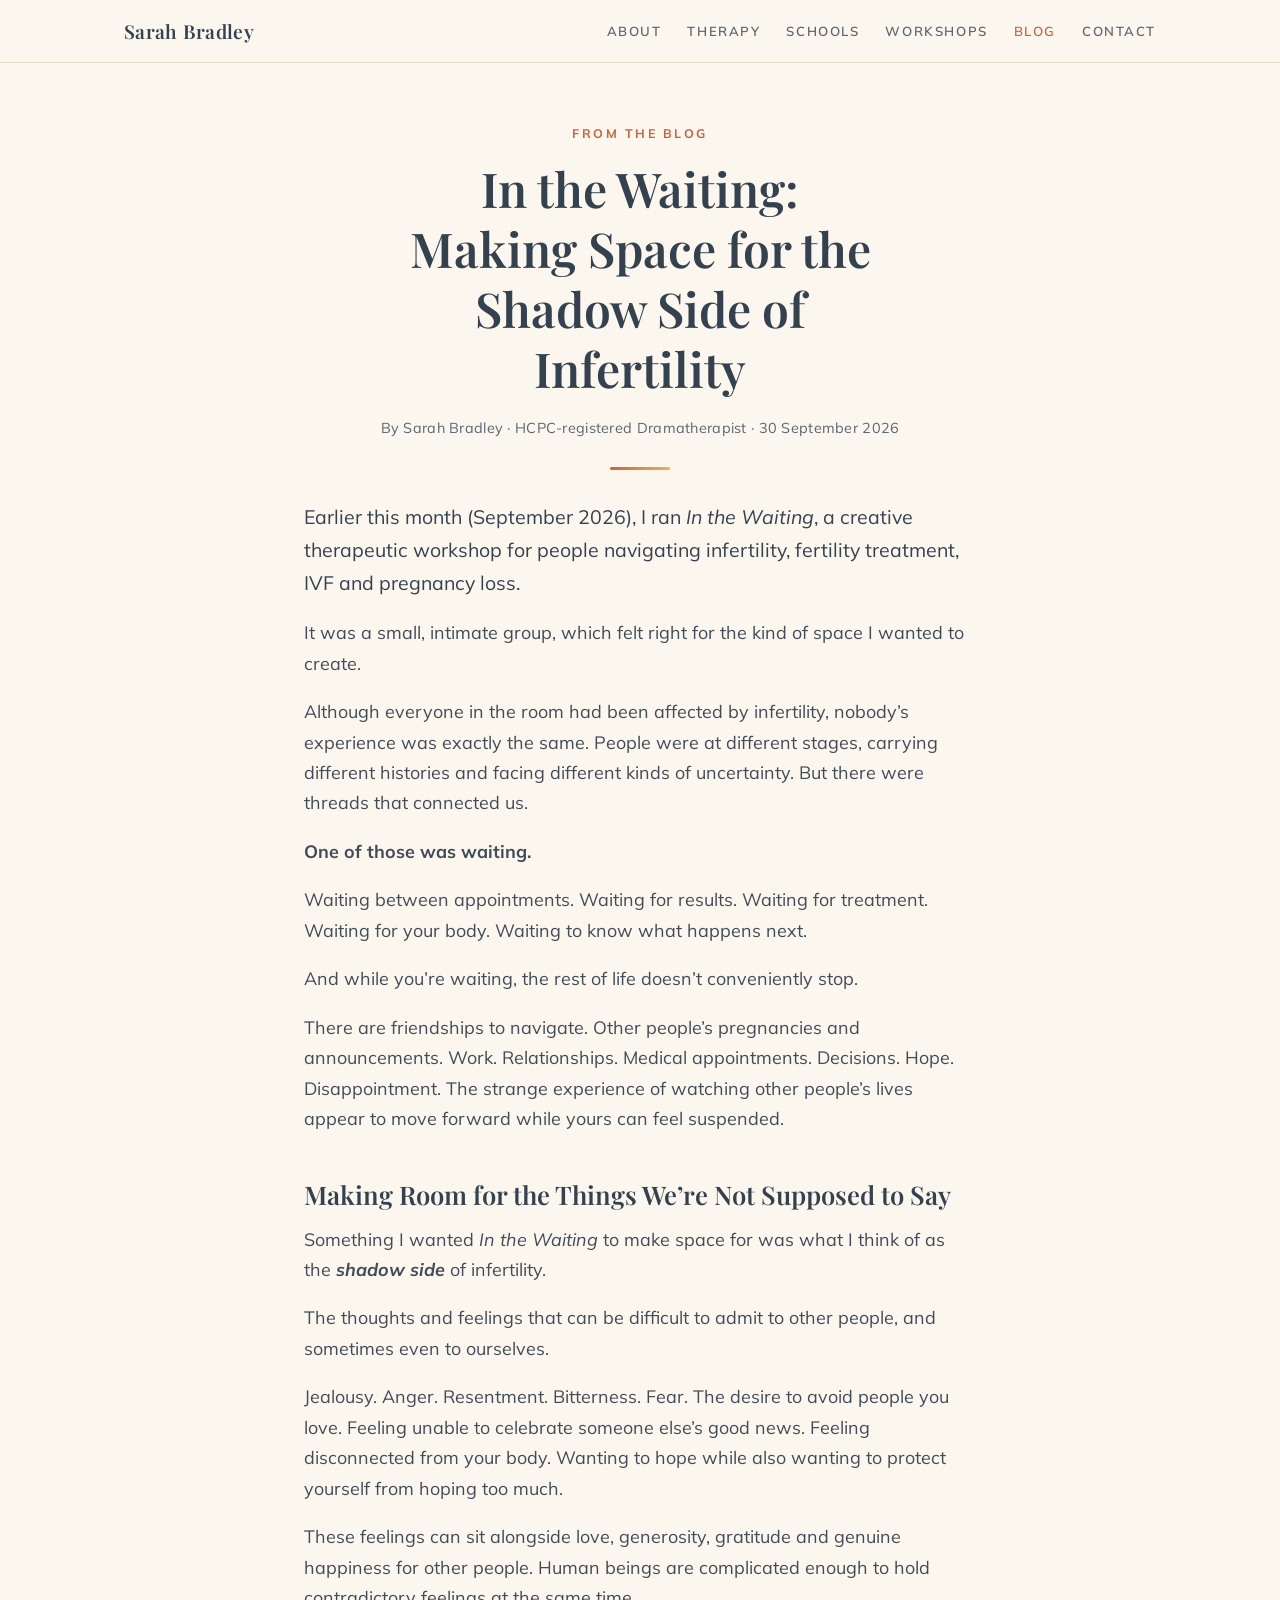
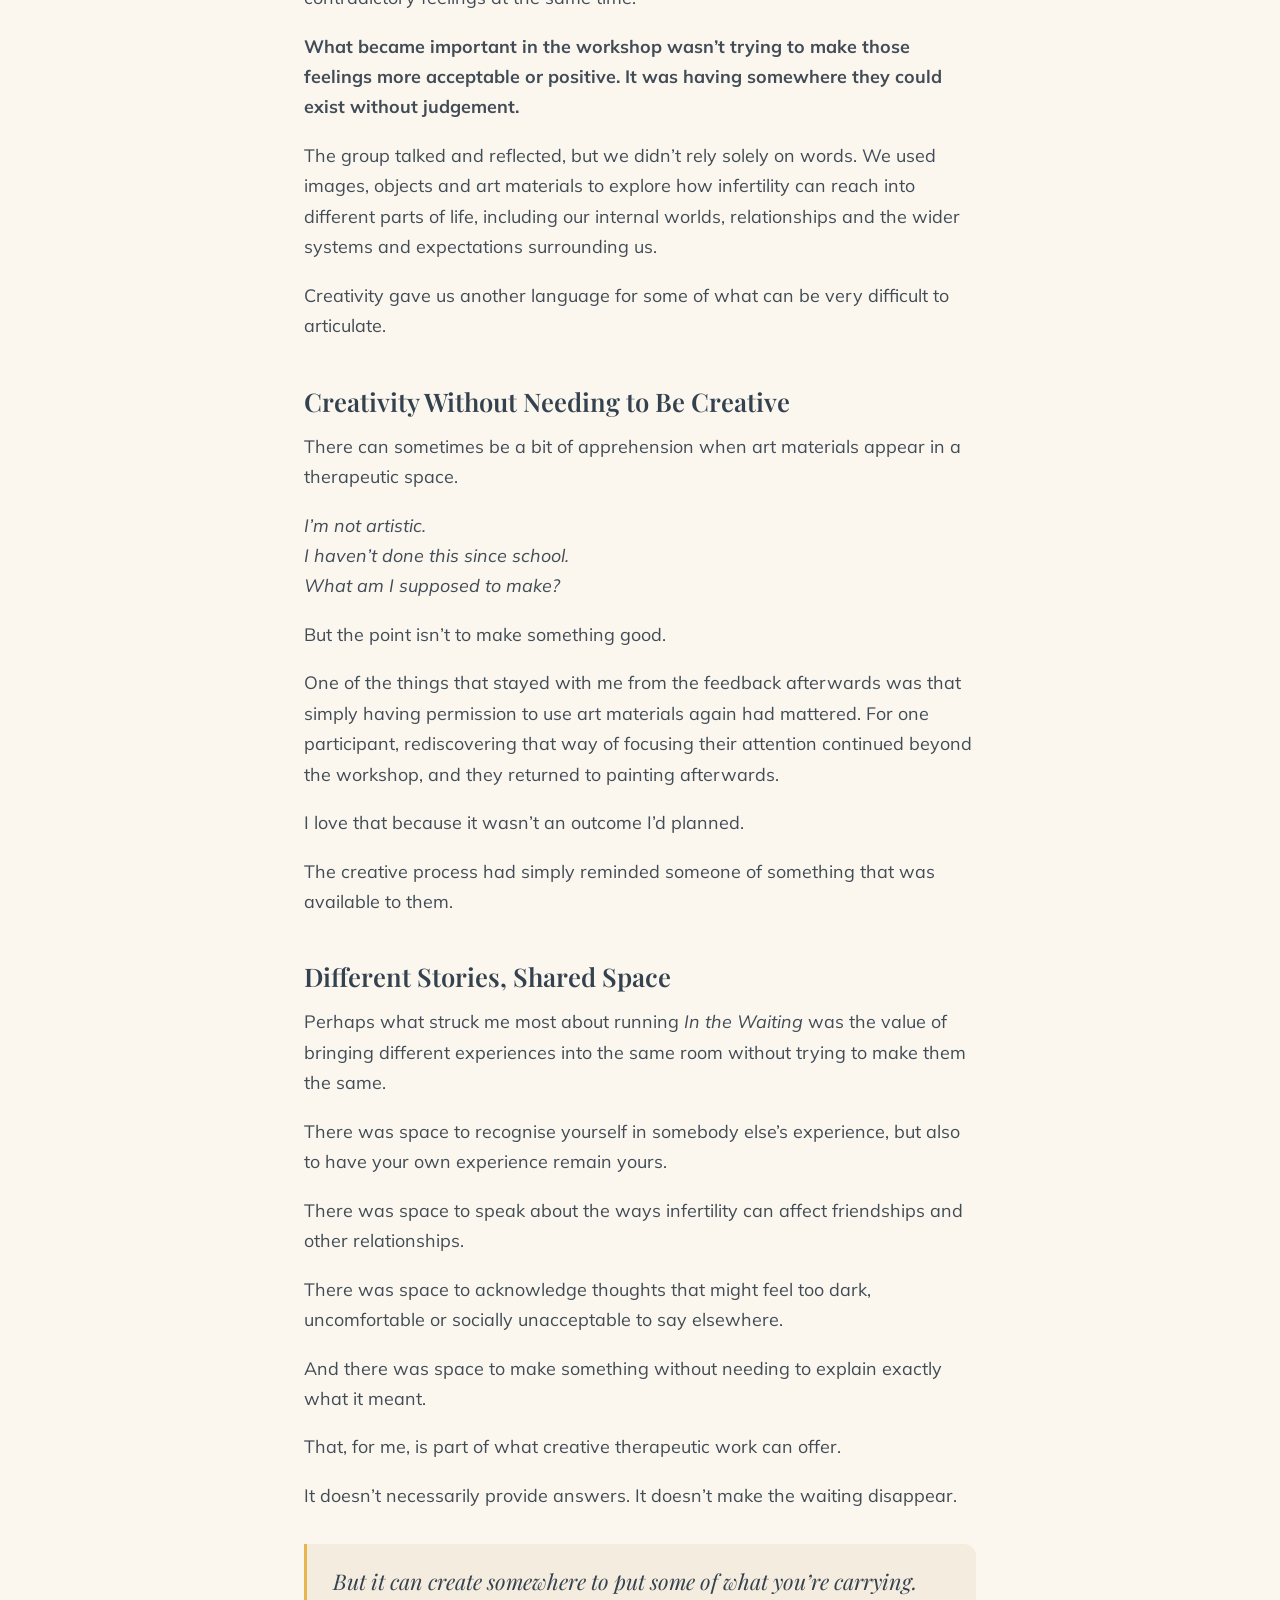
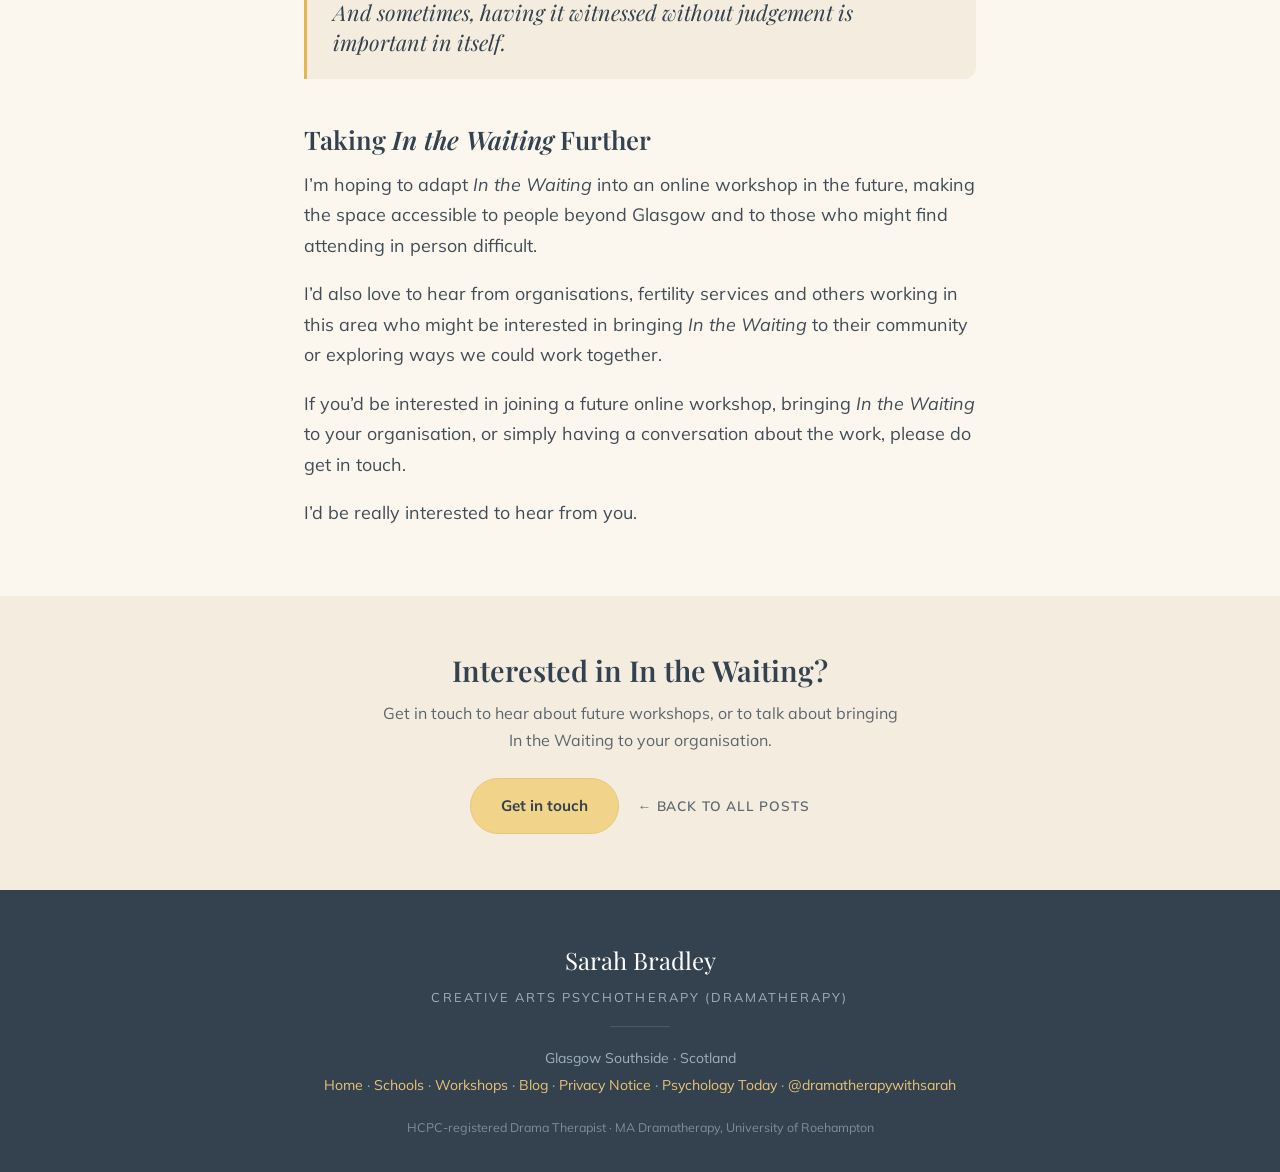
<file: blog/in-the-waiting.html>
<!DOCTYPE html>
<html lang="en-GB">
<head>
<meta charset="UTF-8">
<meta name="viewport" content="width=device-width, initial-scale=1.0">
<title>In the Waiting: Making Space for the Shadow Side of Infertility | Sarah Bradley</title>
<meta name="description" content="Reflections on running In the Waiting, a creative therapeutic workshop for people navigating infertility, IVF and pregnancy loss, and on making room for the feelings we are not supposed to say.">
<meta name="theme-color" content="#FBF6EE">
<link rel="icon" href="/favicon.svg" type="image/svg+xml">
<link rel="canonical" href="https://dramatherapywithsarah.co.uk/blog/in-the-waiting">

<meta property="og:type" content="article">
<meta property="og:url" content="https://dramatherapywithsarah.co.uk/blog/in-the-waiting">
<meta property="og:site_name" content="Dramatherapy with Sarah">
<meta property="og:title" content="In the Waiting: Making Space for the Shadow Side of Infertility">
<meta property="og:description" content="Reflections on a creative therapeutic workshop for people navigating infertility, IVF and pregnancy loss.">
<meta property="og:image" content="https://dramatherapywithsarah.co.uk/img/sarah.jpg">
<meta property="og:locale" content="en_GB">
<meta name="twitter:card" content="summary_large_image">

<link rel="preconnect" href="https://fonts.googleapis.com">
<link rel="preconnect" href="https://fonts.gstatic.com" crossorigin>
<link href="https://fonts.googleapis.com/css2?family=Playfair+Display:wght@500;600;700&family=Mulish:wght@300;400;500;600;700&display=swap" rel="stylesheet">
<link rel="stylesheet" href="/assets/blog.css">
</head>

<body>

<!-- ============ NAV ============ -->
<nav>
  <div class="wrap">
    <a class="nav-name" href="/">Sarah Bradley</a>
    <button class="nav-toggle" id="navToggle" aria-label="Toggle menu" aria-expanded="false" aria-controls="navLinks">
      <span></span><span></span><span></span>
    </button>
    <div class="nav-links" id="navLinks">
      <a href="/#about">About</a>
      <a href="/#therapy">Therapy</a>
      <a href="/schools/">Schools</a>
      <a href="/workshops/">Workshops</a>
      <a href="/blog/" class="active">Blog</a>
      <a href="/#contact">Contact</a>
    </div>
  </div>
</nav>

<!-- ============ POST HEADER ============ -->
<header class="blog-head">
  <div class="wrap">
    <div class="eyebrow">From the blog</div>
    <h1>In the Waiting: Making Space for the Shadow Side of Infertility</h1>
    <div class="post-meta">By Sarah Bradley &middot; HCPC-registered Dramatherapist &middot; 30 September 2026</div>
    <div class="dot-rule"></div>
  </div>
</header>

<!-- ============ ARTICLE ============ -->
<article class="prose">
  <p class="lead-para">
    Earlier this month (September 2026), I ran <em>In the Waiting</em>, a creative therapeutic
    workshop for people navigating infertility, fertility treatment, IVF and pregnancy loss.
  </p>

  <p>
    It was a small, intimate group, which felt right for the kind of space I wanted to create.
  </p>
  <p>
    Although everyone in the room had been affected by infertility, nobody&rsquo;s experience
    was exactly the same. People were at different stages, carrying different histories and
    facing different kinds of uncertainty. But there were threads that connected us.
  </p>
  <p><strong>One of those was waiting.</strong></p>
  <p>
    Waiting between appointments. Waiting for results. Waiting for treatment. Waiting for your
    body. Waiting to know what happens next.
  </p>
  <p>And while you&rsquo;re waiting, the rest of life doesn&rsquo;t conveniently stop.</p>
  <p>
    There are friendships to navigate. Other people&rsquo;s pregnancies and announcements. Work.
    Relationships. Medical appointments. Decisions. Hope. Disappointment. The strange experience
    of watching other people&rsquo;s lives appear to move forward while yours can feel suspended.
  </p>

  <h2>Making Room for the Things We&rsquo;re Not Supposed to Say</h2>
  <p>
    Something I wanted <em>In the Waiting</em> to make space for was what I think of as the
    <strong><em>shadow side</em></strong> of infertility.
  </p>
  <p>
    The thoughts and feelings that can be difficult to admit to other people, and sometimes even
    to ourselves.
  </p>
  <p>
    Jealousy. Anger. Resentment. Bitterness. Fear. The desire to avoid people you love. Feeling
    unable to celebrate someone else&rsquo;s good news. Feeling disconnected from your body.
    Wanting to hope while also wanting to protect yourself from hoping too much.
  </p>
  <p>
    These feelings can sit alongside love, generosity, gratitude and genuine happiness for other
    people. Human beings are complicated enough to hold contradictory feelings at the same time.
  </p>
  <p>
    <strong>What became important in the workshop wasn&rsquo;t trying to make those feelings more
    acceptable or positive. It was having somewhere they could exist without judgement.</strong>
  </p>
  <p>
    The group talked and reflected, but we didn&rsquo;t rely solely on words. We used images,
    objects and art materials to explore how infertility can reach into different parts of life,
    including our internal worlds, relationships and the wider systems and expectations
    surrounding us.
  </p>
  <p>Creativity gave us another language for some of what can be very difficult to articulate.</p>

  <h2>Creativity Without Needing to Be Creative</h2>
  <p>There can sometimes be a bit of apprehension when art materials appear in a therapeutic space.</p>
  <p>
    <em>I&rsquo;m not artistic.<br>
    I haven&rsquo;t done this since school.<br>
    What am I supposed to make?</em>
  </p>
  <p>But the point isn&rsquo;t to make something good.</p>
  <p>
    One of the things that stayed with me from the feedback afterwards was that simply having
    permission to use art materials again had mattered. For one participant, rediscovering that
    way of focusing their attention continued beyond the workshop, and they returned to painting
    afterwards.
  </p>
  <p>I love that because it wasn&rsquo;t an outcome I&rsquo;d planned.</p>
  <p>The creative process had simply reminded someone of something that was available to them.</p>

  <h2>Different Stories, Shared Space</h2>
  <p>
    Perhaps what struck me most about running <em>In the Waiting</em> was the value of bringing
    different experiences into the same room without trying to make them the same.
  </p>
  <p>
    There was space to recognise yourself in somebody else&rsquo;s experience, but also to have
    your own experience remain yours.
  </p>
  <p>There was space to speak about the ways infertility can affect friendships and other relationships.</p>
  <p>
    There was space to acknowledge thoughts that might feel too dark, uncomfortable or socially
    unacceptable to say elsewhere.
  </p>
  <p>And there was space to make something without needing to explain exactly what it meant.</p>
  <p>That, for me, is part of what creative therapeutic work can offer.</p>
  <p>It doesn&rsquo;t necessarily provide answers. It doesn&rsquo;t make the waiting disappear.</p>

  <div class="pullquote">
    But it can create somewhere to put some of what you&rsquo;re carrying. And sometimes, having
    it witnessed without judgement is important in itself.
  </div>

  <h2>Taking <em>In the Waiting</em> Further</h2>
  <p>
    I&rsquo;m hoping to adapt <em>In the Waiting</em> into an online workshop in the future,
    making the space accessible to people beyond Glasgow and to those who might find attending in
    person difficult.
  </p>
  <p>
    I&rsquo;d also love to hear from organisations, fertility services and others working in this
    area who might be interested in bringing <em>In the Waiting</em> to their community or
    exploring ways we could work together.
  </p>
  <p>
    If you&rsquo;d be interested in joining a future online workshop, bringing <em>In the
    Waiting</em> to your organisation, or simply having a conversation about the work, please do
    get in touch.
  </p>
  <p>I&rsquo;d be really interested to hear from you.</p>
</article>

<!-- ============ CTA ============ -->
<section class="post-cta">
  <div class="wrap">
    <h2>Interested in In the Waiting?</h2>
    <p>Get in touch to hear about future workshops, or to talk about bringing In the Waiting to your organisation.</p>
    <a class="btn" href="/#contact">Get in touch</a>
    &nbsp;
    <a class="back-link" href="/blog/" style="margin-left:6px;">&larr; Back to all posts</a>
  </div>
</section>

<!-- ============ FOOTER ============ -->
<footer>
  <div class="wrap">
    <div class="fname">Sarah Bradley</div>
    <div class="ftitle">Creative Arts Psychotherapy (Dramatherapy)</div>
    <div class="frule"></div>
    <div class="fmeta">
      Glasgow Southside &middot; Scotland<br>
      <a href="/">Home</a> &middot;
      <a href="/schools/">Schools</a> &middot;
      <a href="/workshops/">Workshops</a> &middot;
      <a href="/blog/">Blog</a> &middot;
      <a href="/privacy/">Privacy Notice</a> &middot;
      <a href="https://www.psychologytoday.com/gb/counselling/sarah-bradley-glasgow/1668733" target="_blank" rel="noopener">Psychology Today</a> &middot;
      <a href="https://www.instagram.com/dramatherapywithsarah" target="_blank" rel="noopener">@dramatherapywithsarah</a>
    </div>
    <div class="hcpc">HCPC-registered Drama Therapist &middot; MA Dramatherapy, University of Roehampton</div>
  </div>
</footer>

<script>
  (function(){
    var t = document.getElementById('navToggle'), n = document.getElementById('navLinks');
    if(!t || !n) return;
    t.addEventListener('click', function(){
      var open = n.classList.toggle('open');
      t.classList.toggle('open', open);
      t.setAttribute('aria-expanded', open);
    });
    n.querySelectorAll('a').forEach(function(a){
      a.addEventListener('click', function(){
        n.classList.remove('open'); t.classList.remove('open'); t.setAttribute('aria-expanded','false');
      });
    });
  })();
</script>
</body>
</html>
</file>
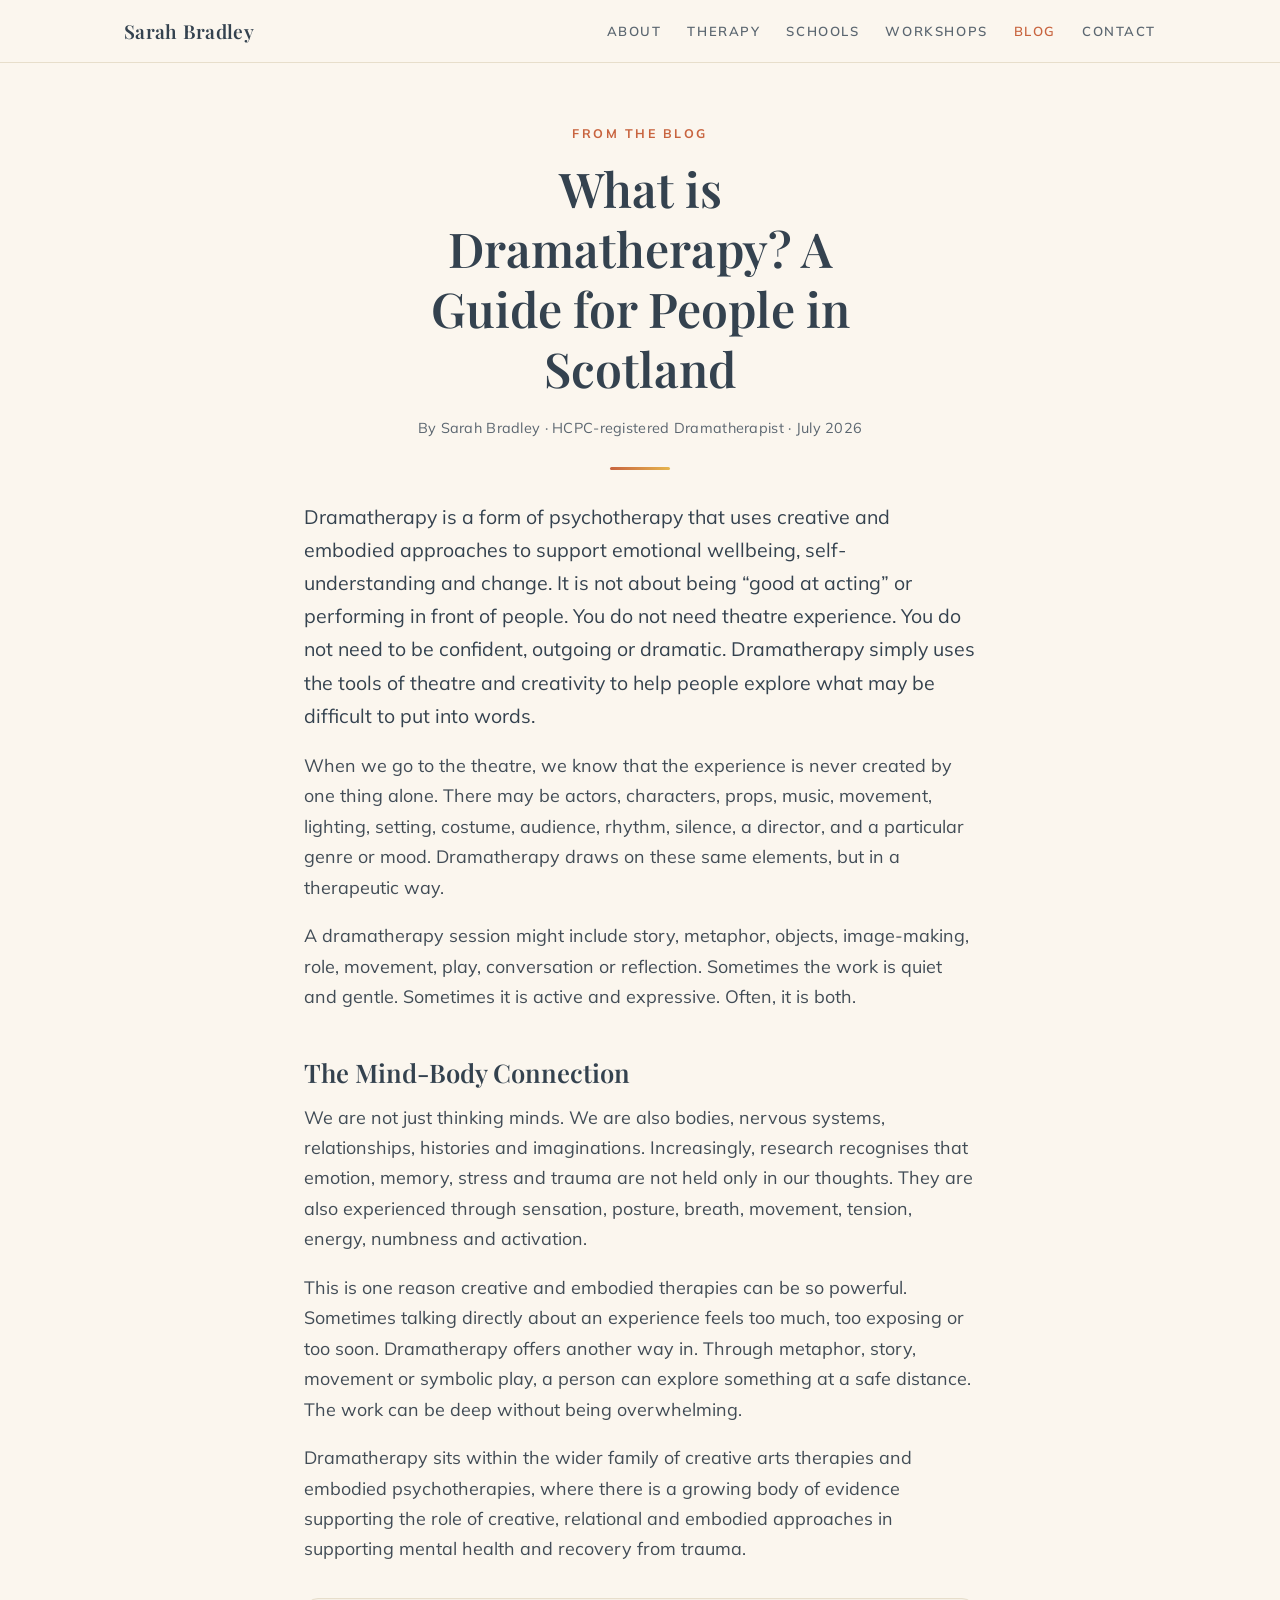
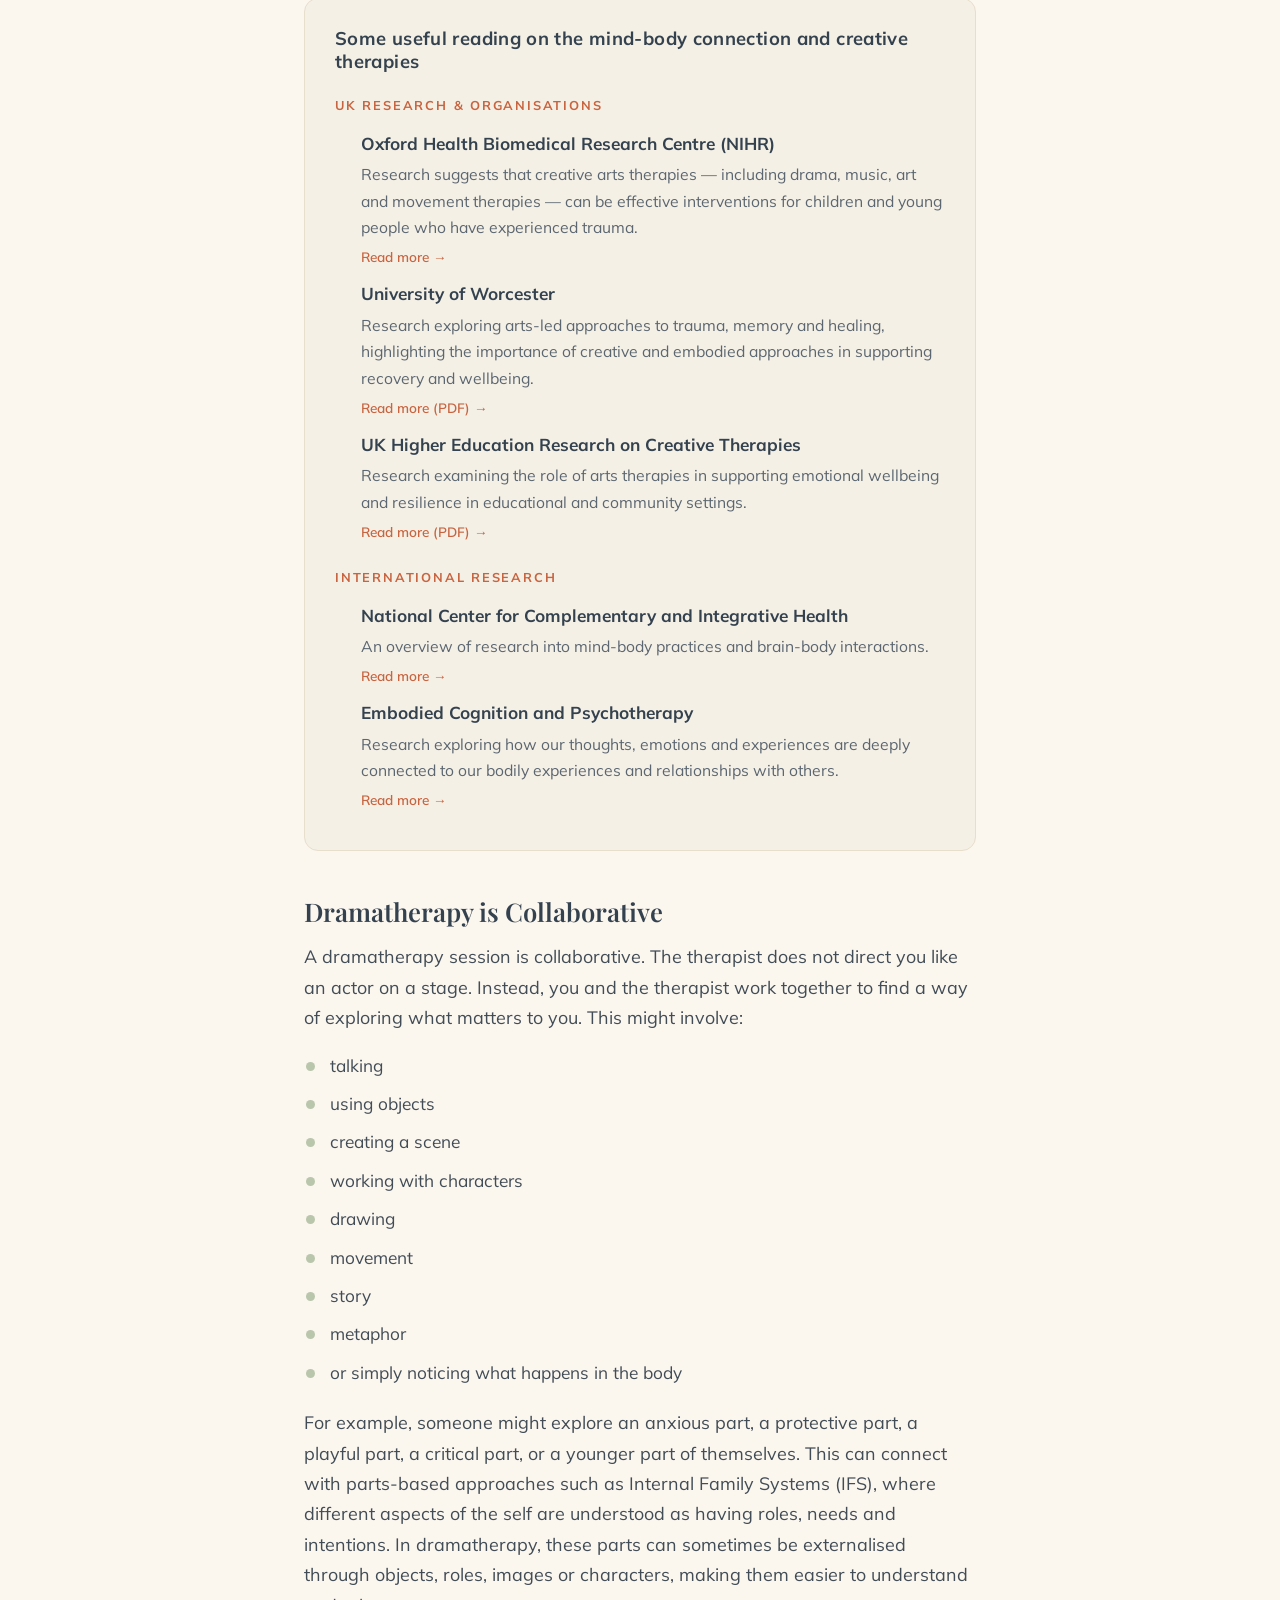
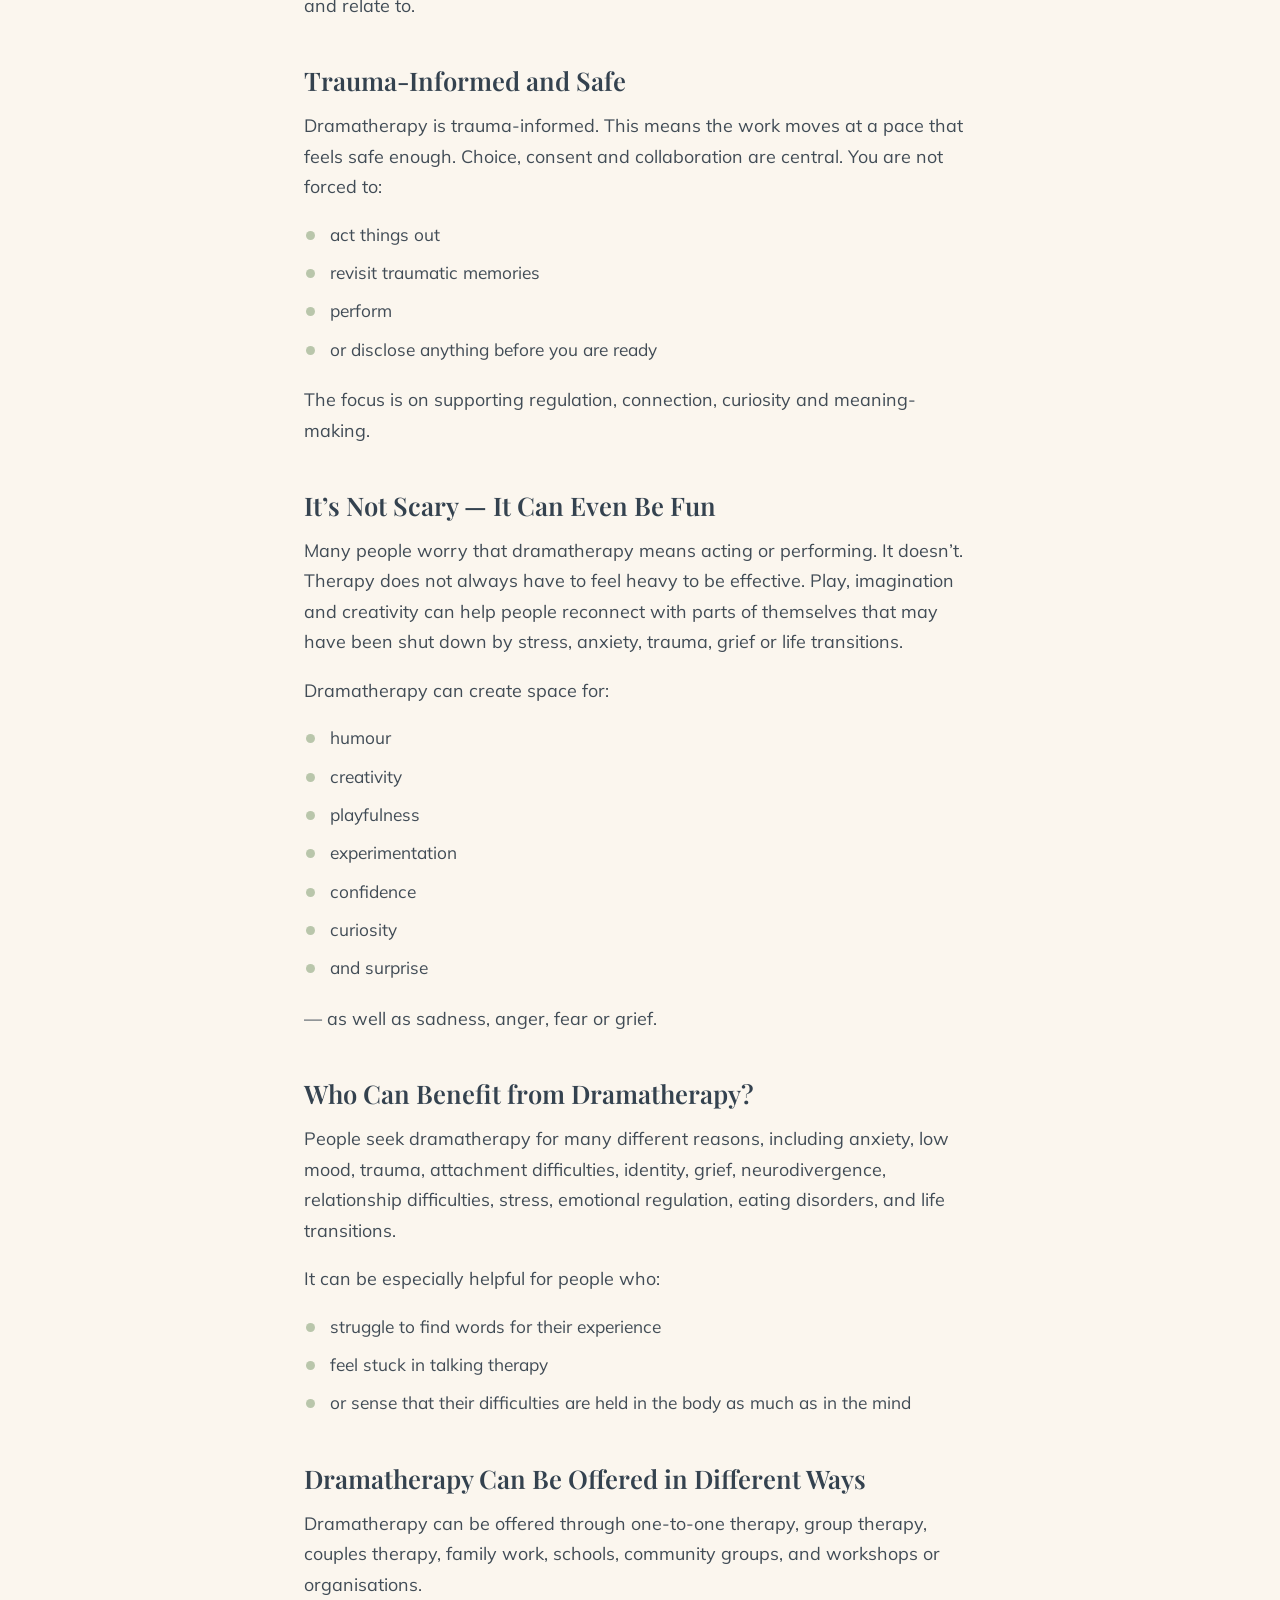
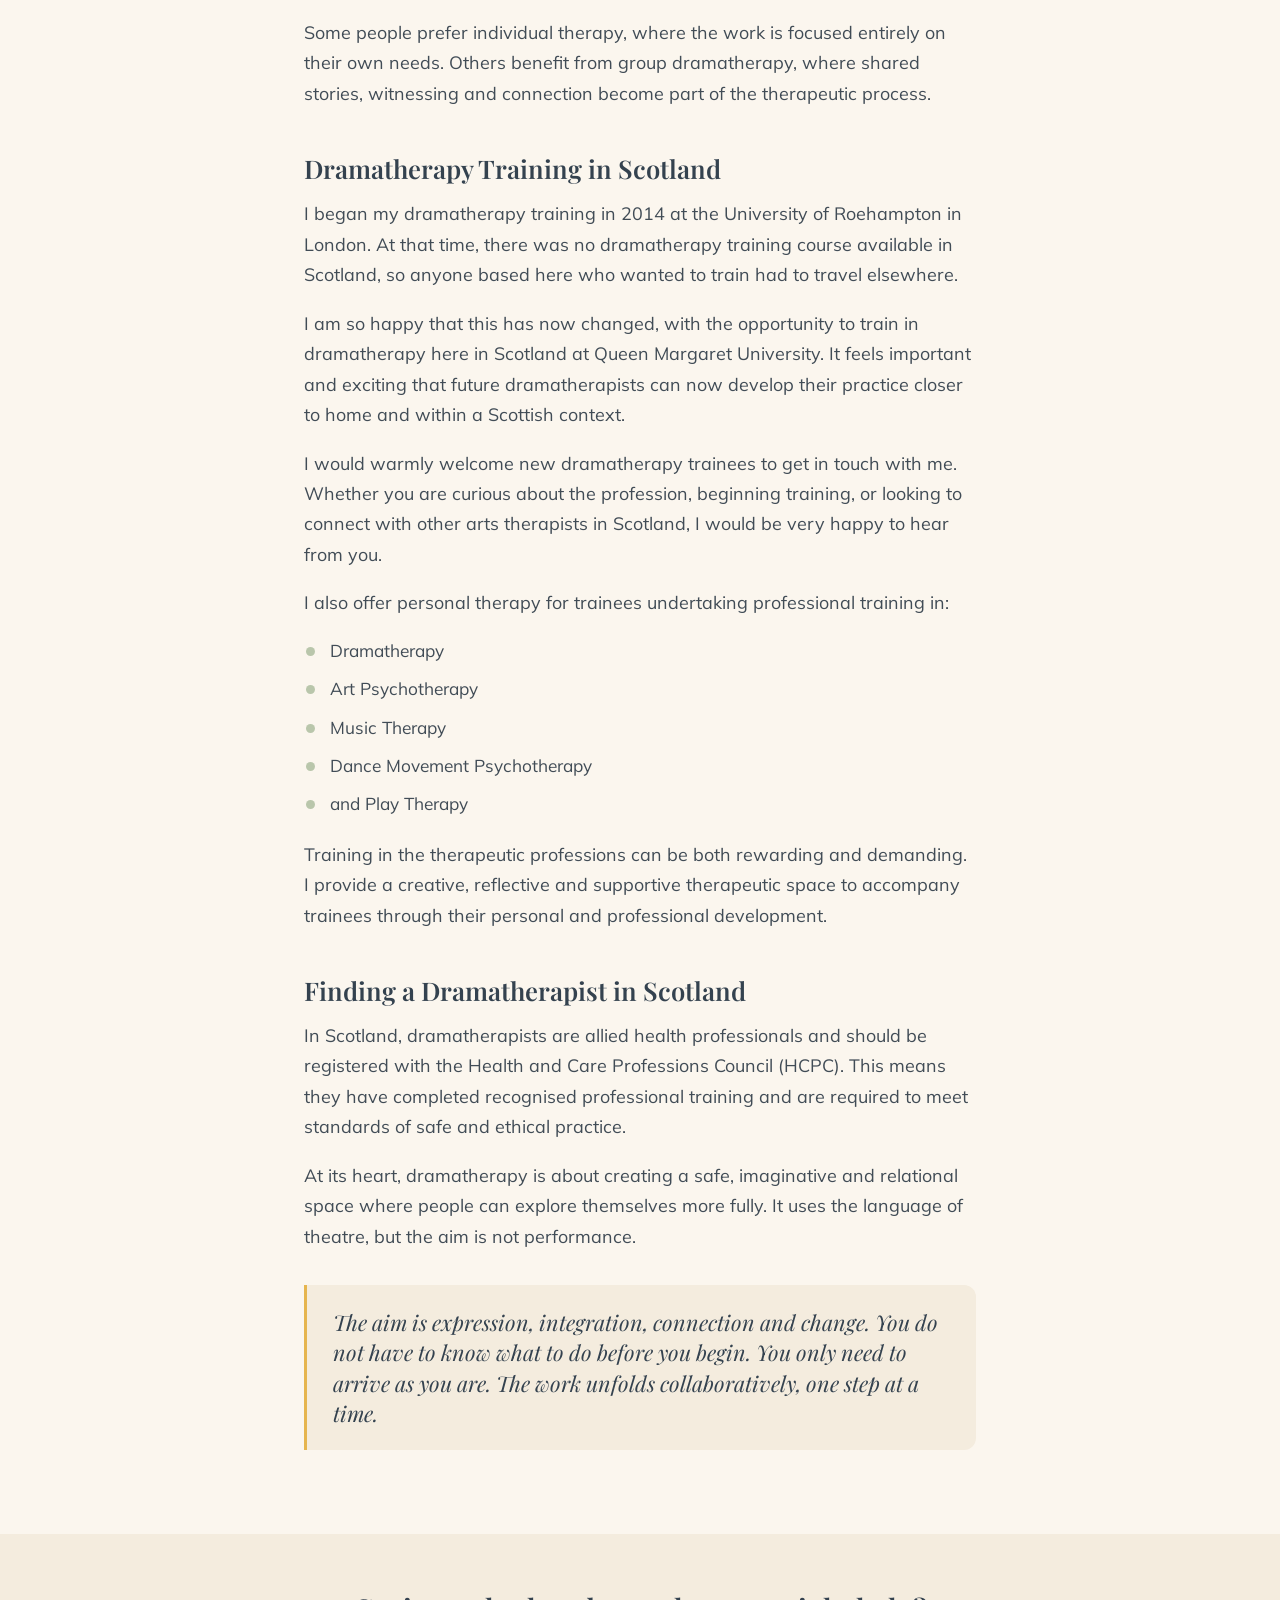
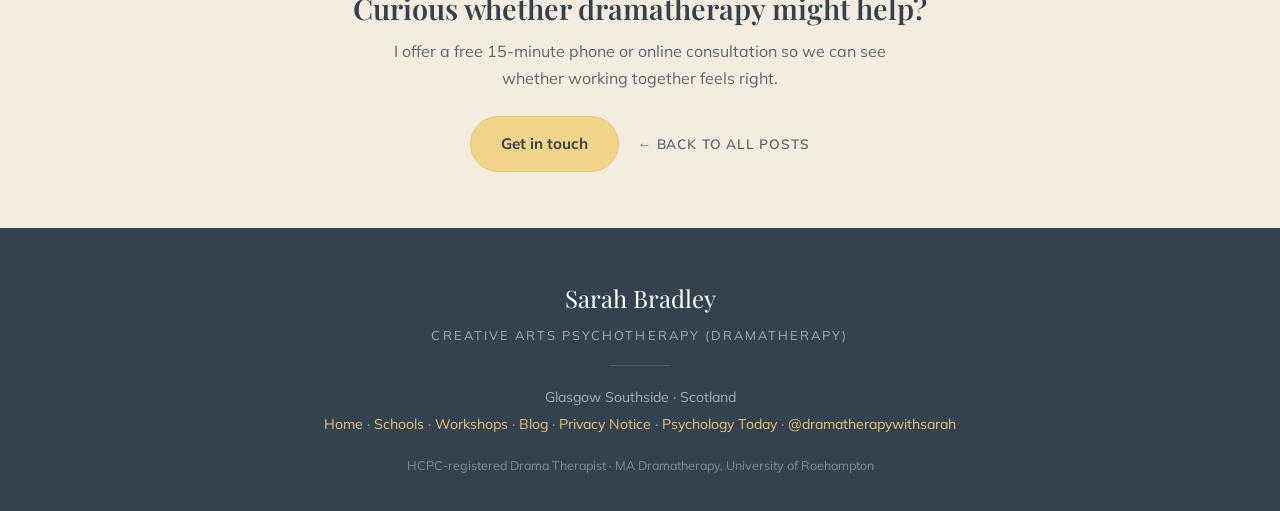
<file: blog/what-is-dramatherapy.html>
<!DOCTYPE html>
<html lang="en-GB">
<head>
<meta charset="UTF-8">
<meta name="viewport" content="width=device-width, initial-scale=1.0">
<title>What is Dramatherapy? A Guide for People in Scotland | Sarah Bradley</title>
<meta name="description" content="An introduction to dramatherapy — what it is, the mind-body connection, how sessions work, who it can help, and finding a registered dramatherapist in Scotland.">
<meta name="theme-color" content="#FBF6EE">
<link rel="icon" href="/favicon.svg" type="image/svg+xml">
<link rel="canonical" href="https://dramatherapywithsarah.co.uk/blog/what-is-dramatherapy">

<meta property="og:type" content="article">
<meta property="og:url" content="https://dramatherapywithsarah.co.uk/blog/what-is-dramatherapy">
<meta property="og:site_name" content="Dramatherapy with Sarah">
<meta property="og:title" content="What is Dramatherapy? A Guide for People in Scotland">
<meta property="og:description" content="What dramatherapy is, the mind-body connection, how sessions work, and who it can help.">
<meta property="og:image" content="https://dramatherapywithsarah.co.uk/img/sarah.jpg">
<meta property="og:locale" content="en_GB">
<meta name="twitter:card" content="summary_large_image">

<link rel="preconnect" href="https://fonts.googleapis.com">
<link rel="preconnect" href="https://fonts.gstatic.com" crossorigin>
<link href="https://fonts.googleapis.com/css2?family=Playfair+Display:wght@500;600;700&family=Mulish:wght@300;400;500;600;700&display=swap" rel="stylesheet">
<link rel="stylesheet" href="/assets/blog.css">
</head>

<body>

<!-- ============ NAV ============ -->
<nav>
  <div class="wrap">
    <a class="nav-name" href="/">Sarah Bradley</a>
    <button class="nav-toggle" id="navToggle" aria-label="Toggle menu" aria-expanded="false" aria-controls="navLinks">
      <span></span><span></span><span></span>
    </button>
    <div class="nav-links" id="navLinks">
      <a href="/#about">About</a>
      <a href="/#therapy">Therapy</a>
      <a href="/schools/">Schools</a>
      <a href="/workshops/">Workshops</a>
      <a href="/blog/" class="active">Blog</a>
      <a href="/#contact">Contact</a>
    </div>
  </div>
</nav>

<!-- ============ POST HEADER ============ -->
<header class="blog-head">
  <div class="wrap">
    <div class="eyebrow">From the blog</div>
    <h1>What is Dramatherapy? A Guide for People in Scotland</h1>
    <div class="post-meta">By Sarah Bradley &middot; HCPC-registered Dramatherapist &middot; July 2026</div>
    <div class="dot-rule"></div>
  </div>
</header>

<!-- ============ ARTICLE ============ -->
<article class="prose">
  <p class="lead-para">
    Dramatherapy is a form of psychotherapy that uses creative and embodied approaches to
    support emotional wellbeing, self-understanding and change. It is not about being
    &ldquo;good at acting&rdquo; or performing in front of people. You do not need theatre
    experience. You do not need to be confident, outgoing or dramatic. Dramatherapy simply
    uses the tools of theatre and creativity to help people explore what may be difficult to
    put into words.
  </p>

  <p>
    When we go to the theatre, we know that the experience is never created by one thing
    alone. There may be actors, characters, props, music, movement, lighting, setting,
    costume, audience, rhythm, silence, a director, and a particular genre or mood.
    Dramatherapy draws on these same elements, but in a therapeutic way.
  </p>

  <p>
    A dramatherapy session might include story, metaphor, objects, image-making, role,
    movement, play, conversation or reflection. Sometimes the work is quiet and gentle.
    Sometimes it is active and expressive. Often, it is both.
  </p>

  <h2>The Mind-Body Connection</h2>
  <p>
    We are not just thinking minds. We are also bodies, nervous systems, relationships,
    histories and imaginations. Increasingly, research recognises that emotion, memory,
    stress and trauma are not held only in our thoughts. They are also experienced through
    sensation, posture, breath, movement, tension, energy, numbness and activation.
  </p>
  <p>
    This is one reason creative and embodied therapies can be so powerful. Sometimes talking
    directly about an experience feels too much, too exposing or too soon. Dramatherapy
    offers another way in. Through metaphor, story, movement or symbolic play, a person can
    explore something at a safe distance. The work can be deep without being overwhelming.
  </p>
  <p>
    Dramatherapy sits within the wider family of creative arts therapies and embodied
    psychotherapies, where there is a growing body of evidence supporting the role of
    creative, relational and embodied approaches in supporting mental health and recovery
    from trauma.
  </p>

  <div class="reading">
    <h3>Some useful reading on the mind-body connection and creative therapies</h3>

    <h4>UK Research &amp; Organisations</h4>
    <ul>
      <li>
        <span class="src">Oxford Health Biomedical Research Centre (NIHR)</span>
        <span class="desc">Research suggests that creative arts therapies &mdash; including drama, music, art and movement therapies &mdash; can be effective interventions for children and young people who have experienced trauma.</span>
        <a class="visit" href="https://oxfordhealthbrc.nihr.ac.uk/creative-arts-therapies-are-effective-treatment-options-for-ptsd-in-young-people-globally/" target="_blank" rel="noopener">Read more &rarr;</a>
      </li>
      <li>
        <span class="src">University of Worcester</span>
        <span class="desc">Research exploring arts-led approaches to trauma, memory and healing, highlighting the importance of creative and embodied approaches in supporting recovery and wellbeing.</span>
        <a class="visit" href="https://www.worcester.ac.uk/documents/phd-projects/Arts-led-Approaches-to-Trauma-Memory-and-Healing.pdf" target="_blank" rel="noopener">Read more (PDF) &rarr;</a>
      </li>
      <li>
        <span class="src">UK Higher Education Research on Creative Therapies</span>
        <span class="desc">Research examining the role of arts therapies in supporting emotional wellbeing and resilience in educational and community settings.</span>
        <a class="visit" href="https://jpaap.ac.uk/JPAAP/article/download/642/742" target="_blank" rel="noopener">Read more (PDF) &rarr;</a>
      </li>
    </ul>

    <h4>International Research</h4>
    <ul>
      <li>
        <span class="src">National Center for Complementary and Integrative Health</span>
        <span class="desc">An overview of research into mind-body practices and brain-body interactions.</span>
        <a class="visit" href="https://www.nccih.nih.gov/health/mind-and-body-practices" target="_blank" rel="noopener">Read more &rarr;</a>
      </li>
      <li>
        <span class="src">Embodied Cognition and Psychotherapy</span>
        <span class="desc">Research exploring how our thoughts, emotions and experiences are deeply connected to our bodily experiences and relationships with others.</span>
        <a class="visit" href="https://digitalcommons.kansascity.edu/facultypub/563/" target="_blank" rel="noopener">Read more &rarr;</a>
      </li>
    </ul>
  </div>

  <h2>Dramatherapy is Collaborative</h2>
  <p>
    A dramatherapy session is collaborative. The therapist does not direct you like an actor
    on a stage. Instead, you and the therapist work together to find a way of exploring what
    matters to you. This might involve:
  </p>
  <ul>
    <li>talking</li>
    <li>using objects</li>
    <li>creating a scene</li>
    <li>working with characters</li>
    <li>drawing</li>
    <li>movement</li>
    <li>story</li>
    <li>metaphor</li>
    <li>or simply noticing what happens in the body</li>
  </ul>
  <p>
    For example, someone might explore an anxious part, a protective part, a playful part, a
    critical part, or a younger part of themselves. This can connect with parts-based
    approaches such as Internal Family Systems (IFS), where different aspects of the self are
    understood as having roles, needs and intentions. In dramatherapy, these parts can
    sometimes be externalised through objects, roles, images or characters, making them
    easier to understand and relate to.
  </p>

  <h2>Trauma-Informed and Safe</h2>
  <p>
    Dramatherapy is trauma-informed. This means the work moves at a pace that feels safe
    enough. Choice, consent and collaboration are central. You are not forced to:
  </p>
  <ul>
    <li>act things out</li>
    <li>revisit traumatic memories</li>
    <li>perform</li>
    <li>or disclose anything before you are ready</li>
  </ul>
  <p>The focus is on supporting regulation, connection, curiosity and meaning-making.</p>

  <h2>It&rsquo;s Not Scary &mdash; It Can Even Be Fun</h2>
  <p>
    Many people worry that dramatherapy means acting or performing. It doesn&rsquo;t. Therapy
    does not always have to feel heavy to be effective. Play, imagination and creativity can
    help people reconnect with parts of themselves that may have been shut down by stress,
    anxiety, trauma, grief or life transitions.
  </p>
  <p>Dramatherapy can create space for:</p>
  <ul>
    <li>humour</li>
    <li>creativity</li>
    <li>playfulness</li>
    <li>experimentation</li>
    <li>confidence</li>
    <li>curiosity</li>
    <li>and surprise</li>
  </ul>
  <p>&mdash; as well as sadness, anger, fear or grief.</p>

  <h2>Who Can Benefit from Dramatherapy?</h2>
  <p>People seek dramatherapy for many different reasons, including anxiety, low mood, trauma, attachment difficulties, identity, grief, neurodivergence, relationship difficulties, stress, emotional regulation, eating disorders, and life transitions.</p>
  <p>It can be especially helpful for people who:</p>
  <ul>
    <li>struggle to find words for their experience</li>
    <li>feel stuck in talking therapy</li>
    <li>or sense that their difficulties are held in the body as much as in the mind</li>
  </ul>

  <h2>Dramatherapy Can Be Offered in Different Ways</h2>
  <p>Dramatherapy can be offered through one-to-one therapy, group therapy, couples therapy, family work, schools, community groups, and workshops or organisations.</p>
  <p>
    Some people prefer individual therapy, where the work is focused entirely on their own
    needs. Others benefit from group dramatherapy, where shared stories, witnessing and
    connection become part of the therapeutic process.
  </p>

  <h2>Dramatherapy Training in Scotland</h2>
  <p>
    I began my dramatherapy training in 2014 at the University of Roehampton in London. At
    that time, there was no dramatherapy training course available in Scotland, so anyone
    based here who wanted to train had to travel elsewhere.
  </p>
  <p>
    I am so happy that this has now changed, with the opportunity to train in dramatherapy
    here in Scotland at Queen Margaret University. It feels important and exciting that future
    dramatherapists can now develop their practice closer to home and within a Scottish
    context.
  </p>
  <p>
    I would warmly welcome new dramatherapy trainees to get in touch with me. Whether you are
    curious about the profession, beginning training, or looking to connect with other arts
    therapists in Scotland, I would be very happy to hear from you.
  </p>
  <p>I also offer personal therapy for trainees undertaking professional training in:</p>
  <ul>
    <li>Dramatherapy</li>
    <li>Art Psychotherapy</li>
    <li>Music Therapy</li>
    <li>Dance Movement Psychotherapy</li>
    <li>and Play Therapy</li>
  </ul>
  <p>
    Training in the therapeutic professions can be both rewarding and demanding. I provide a
    creative, reflective and supportive therapeutic space to accompany trainees through their
    personal and professional development.
  </p>

  <h2>Finding a Dramatherapist in Scotland</h2>
  <p>
    In Scotland, dramatherapists are allied health professionals and should be registered with
    the Health and Care Professions Council (HCPC). This means they have completed recognised
    professional training and are required to meet standards of safe and ethical practice.
  </p>
  <p>
    At its heart, dramatherapy is about creating a safe, imaginative and relational space
    where people can explore themselves more fully. It uses the language of theatre, but the
    aim is not performance.
  </p>

  <div class="pullquote">
    The aim is expression, integration, connection and change. You do not have to know what to
    do before you begin. You only need to arrive as you are. The work unfolds collaboratively,
    one step at a time.
  </div>
</article>

<!-- ============ CTA ============ -->
<section class="post-cta">
  <div class="wrap">
    <h2>Curious whether dramatherapy might help?</h2>
    <p>I offer a free 15-minute phone or online consultation so we can see whether working together feels right.</p>
    <a class="btn" href="/#contact">Get in touch</a>
    &nbsp;
    <a class="back-link" href="/blog/" style="margin-left:6px;">&larr; Back to all posts</a>
  </div>
</section>

<!-- ============ FOOTER ============ -->
<footer>
  <div class="wrap">
    <div class="fname">Sarah Bradley</div>
    <div class="ftitle">Creative Arts Psychotherapy (Dramatherapy)</div>
    <div class="frule"></div>
    <div class="fmeta">
      Glasgow Southside &middot; Scotland<br>
      <a href="/">Home</a> &middot;
      <a href="/schools/">Schools</a> &middot;
      <a href="/workshops/">Workshops</a> &middot;
      <a href="/blog/">Blog</a> &middot;
      <a href="/privacy/">Privacy Notice</a> &middot;
      <a href="https://www.psychologytoday.com/gb/counselling/sarah-bradley-glasgow/1668733" target="_blank" rel="noopener">Psychology Today</a> &middot;
      <a href="https://www.instagram.com/dramatherapywithsarah" target="_blank" rel="noopener">@dramatherapywithsarah</a>
    </div>
    <div class="hcpc">HCPC-registered Drama Therapist &middot; MA Dramatherapy, University of Roehampton</div>
  </div>
</footer>

<script>
  (function(){
    var t = document.getElementById('navToggle'), n = document.getElementById('navLinks');
    if(!t || !n) return;
    t.addEventListener('click', function(){
      var open = n.classList.toggle('open');
      t.classList.toggle('open', open);
      t.setAttribute('aria-expanded', open);
    });
    n.querySelectorAll('a').forEach(function(a){
      a.addEventListener('click', function(){
        n.classList.remove('open'); t.classList.remove('open'); t.setAttribute('aria-expanded','false');
      });
    });
  })();
</script>
</body>
</html>
</file>
<file: assets/blog.css>
/* ===========================================================
   Shared styles for Sarah Bradley blog pages
   (base tokens mirror the homepage so everything stays on-brand)
   =========================================================== */

:root{
  --cream:        #FBF6EE;
  --cream-deep:   #F4ECDE;
  --card:         #F5F0E6;
  --card-line:    #E7DECB;
  --ink:          #34424F;
  --ink-soft:     #5B6670;
  --terracotta:   #C8643F;
  --mustard:      #E6B54E;
  --mustard-soft: #F1D48A;
  --sage:         #8DA67E;
  --blue:         #7FA8C9;
  --pink:         #D98C9A;
}

*{ box-sizing:border-box; }
html{ scroll-behavior:smooth; }
body{
  margin:0;
  font-family:'Mulish', -apple-system, BlinkMacSystemFont, 'Segoe UI', sans-serif;
  color:var(--ink);
  background:var(--cream);
  line-height:1.7;
  -webkit-font-smoothing:antialiased;
  text-rendering:optimizeLegibility;
}
h1,h2,h3{ font-family:'Playfair Display', Georgia, serif; font-weight:600; color:var(--ink); line-height:1.25; }
a{ color:var(--terracotta); }
img{ max-width:100%; display:block; }
.wrap{ max-width:1080px; margin:0 auto; padding:0 24px; }

/* ---------- Nav ---------- */
nav{
  position:sticky; top:0; z-index:50;
  background:rgba(251,246,238,.88);
  backdrop-filter:blur(8px);
  border-bottom:1px solid var(--card-line);
}
nav .wrap{ display:flex; align-items:center; justify-content:space-between; height:62px; }
.nav-name{ font-family:'Playfair Display',serif; font-size:1.2rem; font-weight:600; letter-spacing:.3px; color:var(--ink); text-decoration:none; }
.nav-links{ display:flex; gap:26px; align-items:center; }
.nav-links a{
  color:var(--ink-soft); text-decoration:none; font-size:.82rem;
  letter-spacing:.12em; text-transform:uppercase; font-weight:600; transition:color .2s;
}
.nav-links a:hover, .nav-links a.active{ color:var(--terracotta); }
/* hamburger (mobile only) */
.nav-toggle{ display:none; background:none; border:0; cursor:pointer; padding:6px; margin:-6px; }
.nav-toggle span{ display:block; width:24px; height:2px; background:var(--ink); border-radius:2px; transition:transform .25s ease, opacity .2s ease; }
.nav-toggle span + span{ margin-top:5px; }
.nav-toggle.open span:nth-child(1){ transform:translateY(7px) rotate(45deg); }
.nav-toggle.open span:nth-child(2){ opacity:0; }
.nav-toggle.open span:nth-child(3){ transform:translateY(-7px) rotate(-45deg); }
@media(max-width:680px){
  .nav-toggle{ display:block; }
  .nav-links{
    position:absolute; top:62px; left:0; right:0;
    flex-direction:column; gap:0; align-items:stretch;
    background:var(--cream); border-bottom:1px solid var(--card-line);
    box-shadow:0 10px 20px rgba(52,66,79,.06);
    max-height:0; overflow:hidden; transition:max-height .3s ease;
  }
  .nav-links.open{ max-height:480px; }
  .nav-links a{ padding:15px 24px; text-align:center; font-size:.9rem; letter-spacing:.08em; border-top:1px solid var(--card-line); }
}

/* ---------- Buttons ---------- */
.btn{
  display:inline-block; background:var(--mustard-soft); color:var(--ink);
  padding:14px 30px; border-radius:40px; text-decoration:none;
  font-weight:700; font-size:.95rem; border:1px solid #e8c878;
  transition:transform .15s ease, box-shadow .2s ease, background .2s;
}
.btn:hover{ transform:translateY(-2px); box-shadow:0 8px 22px rgba(200,100,63,.18); background:#efce7d; }
.btn-outline{ background:transparent; border:1.5px solid var(--terracotta); color:var(--terracotta); }
.btn-outline:hover{ background:var(--terracotta); color:#fff; }

/* ---------- Blog header ---------- */
.blog-head{ padding:60px 0 10px; text-align:center; position:relative; }
.eyebrow{
  font-size:.78rem; letter-spacing:.2em; text-transform:uppercase;
  color:var(--terracotta); font-weight:700; margin-bottom:14px;
}
.blog-head h1{ font-size:clamp(2rem,5vw,3rem); margin:0 auto; max-width:16ch; }
.blog-head .sub{ color:var(--ink-soft); font-size:1.1rem; margin-top:16px; }
.post-meta{ color:var(--ink-soft); font-size:.9rem; margin-top:18px; letter-spacing:.02em; }
.dot-rule{ width:60px; height:3px; border-radius:3px; margin:26px auto 0;
  background:linear-gradient(90deg,var(--terracotta),var(--mustard)); }

/* ---------- Article prose ---------- */
.prose{ max-width:720px; margin:0 auto; padding:20px 24px 10px; }
.prose h2{ font-size:1.6rem; margin:44px 0 14px; }
.prose h3{ font-size:1.15rem; margin:30px 0 10px; font-family:'Mulish',sans-serif; font-weight:700; letter-spacing:.02em; }
.prose p{ font-size:1.12rem; color:#414c56; margin:0 0 18px; }
.prose ul{ margin:0 0 20px; padding:0; list-style:none; }
.prose ul li{ position:relative; padding-left:26px; margin-bottom:9px; font-size:1.08rem; color:#414c56; }
.prose ul li::before{ content:""; position:absolute; left:2px; top:11px; width:9px; height:9px; border-radius:50%; background:var(--sage); opacity:.6; }
.prose a{ color:var(--terracotta); text-decoration:underline; text-underline-offset:2px; }
.prose a:hover{ color:#a44e2e; }
.lead-para{ font-size:1.22rem !important; color:var(--ink) !important; }

/* pull quote */
.pullquote{
  border-left:3px solid var(--mustard); background:var(--cream-deep);
  border-radius:0 12px 12px 0; padding:22px 26px; margin:34px 0;
  font-family:'Playfair Display',serif; font-size:1.35rem; font-style:italic;
  color:var(--ink); line-height:1.4;
}

/* further reading box */
.reading{ background:var(--card); border:1px solid var(--card-line); border-radius:14px; padding:28px 30px; margin:34px 0; }
.reading h3{ margin-top:0; }
.reading h4{ font-size:.8rem; letter-spacing:.14em; text-transform:uppercase; color:var(--terracotta); margin:22px 0 12px; }
.reading ul{ list-style:none; margin:0; padding:0; }
.reading li{ padding-left:0; margin-bottom:16px; }
.reading li::before{ display:none; }
.reading .src{ font-weight:700; color:var(--ink); }
.reading .desc{ display:block; font-size:.98rem; color:var(--ink-soft); margin-top:3px; }
.reading a.visit{ font-size:.85rem; font-weight:600; text-decoration:none; color:var(--terracotta); }
.reading a.visit:hover{ text-decoration:underline; }

/* back link + post CTA */
.back-link{ display:inline-block; margin:0 0 6px; font-size:.85rem; font-weight:600; letter-spacing:.06em; text-transform:uppercase; color:var(--ink-soft); text-decoration:none; }
.back-link:hover{ color:var(--terracotta); }
.post-cta{ background:var(--cream-deep); text-align:center; padding:56px 24px; margin-top:40px; }
.post-cta h2{ font-size:1.8rem; margin:0 0 12px; }
.post-cta p{ color:var(--ink-soft); max-width:520px; margin:0 auto 24px; }

/* ---------- Blog listing cards ---------- */
.post-list{ max-width:820px; margin:10px auto 0; padding:0 24px; }
.post-card{
  display:block; background:var(--card); border:1px solid var(--card-line);
  border-radius:16px; padding:32px 34px; margin-bottom:24px; text-decoration:none;
  transition:transform .2s ease, box-shadow .25s ease;
}
.post-card:hover{ transform:translateY(-4px); box-shadow:0 16px 34px rgba(52,66,79,.08); }
.post-card .cat{ font-size:.75rem; letter-spacing:.16em; text-transform:uppercase; color:var(--terracotta); font-weight:700; }
.post-card h2{ font-size:1.7rem; margin:10px 0 12px; color:var(--ink); }
.post-card p{ color:var(--ink-soft); margin:0 0 16px; font-size:1.05rem; }
.post-card .more{ color:var(--terracotta); font-weight:700; font-size:.95rem; }
.post-card .pdate{ color:var(--ink-soft); font-size:.85rem; margin-top:10px; }

/* ---------- Footer ---------- */
footer{ background:var(--ink); color:#d8dee4; padding:50px 0 34px; text-align:center; margin-top:0; }
footer .fname{ font-family:'Playfair Display',serif; font-size:1.5rem; color:#fff; }
footer .ftitle{ font-size:.8rem; letter-spacing:.16em; text-transform:uppercase; color:#9fb0bd; margin-top:6px; }
footer .frule{ width:60px; height:1px; background:#4a5a68; margin:18px auto; }
footer .fmeta{ font-size:.88rem; color:#9fb0bd; line-height:1.9; }
footer a{ color:#e9c477; text-decoration:none; }
footer a:hover{ text-decoration:underline; }
footer .hcpc{ font-size:.78rem; color:#7d8d9a; margin-top:18px; }
</file>
